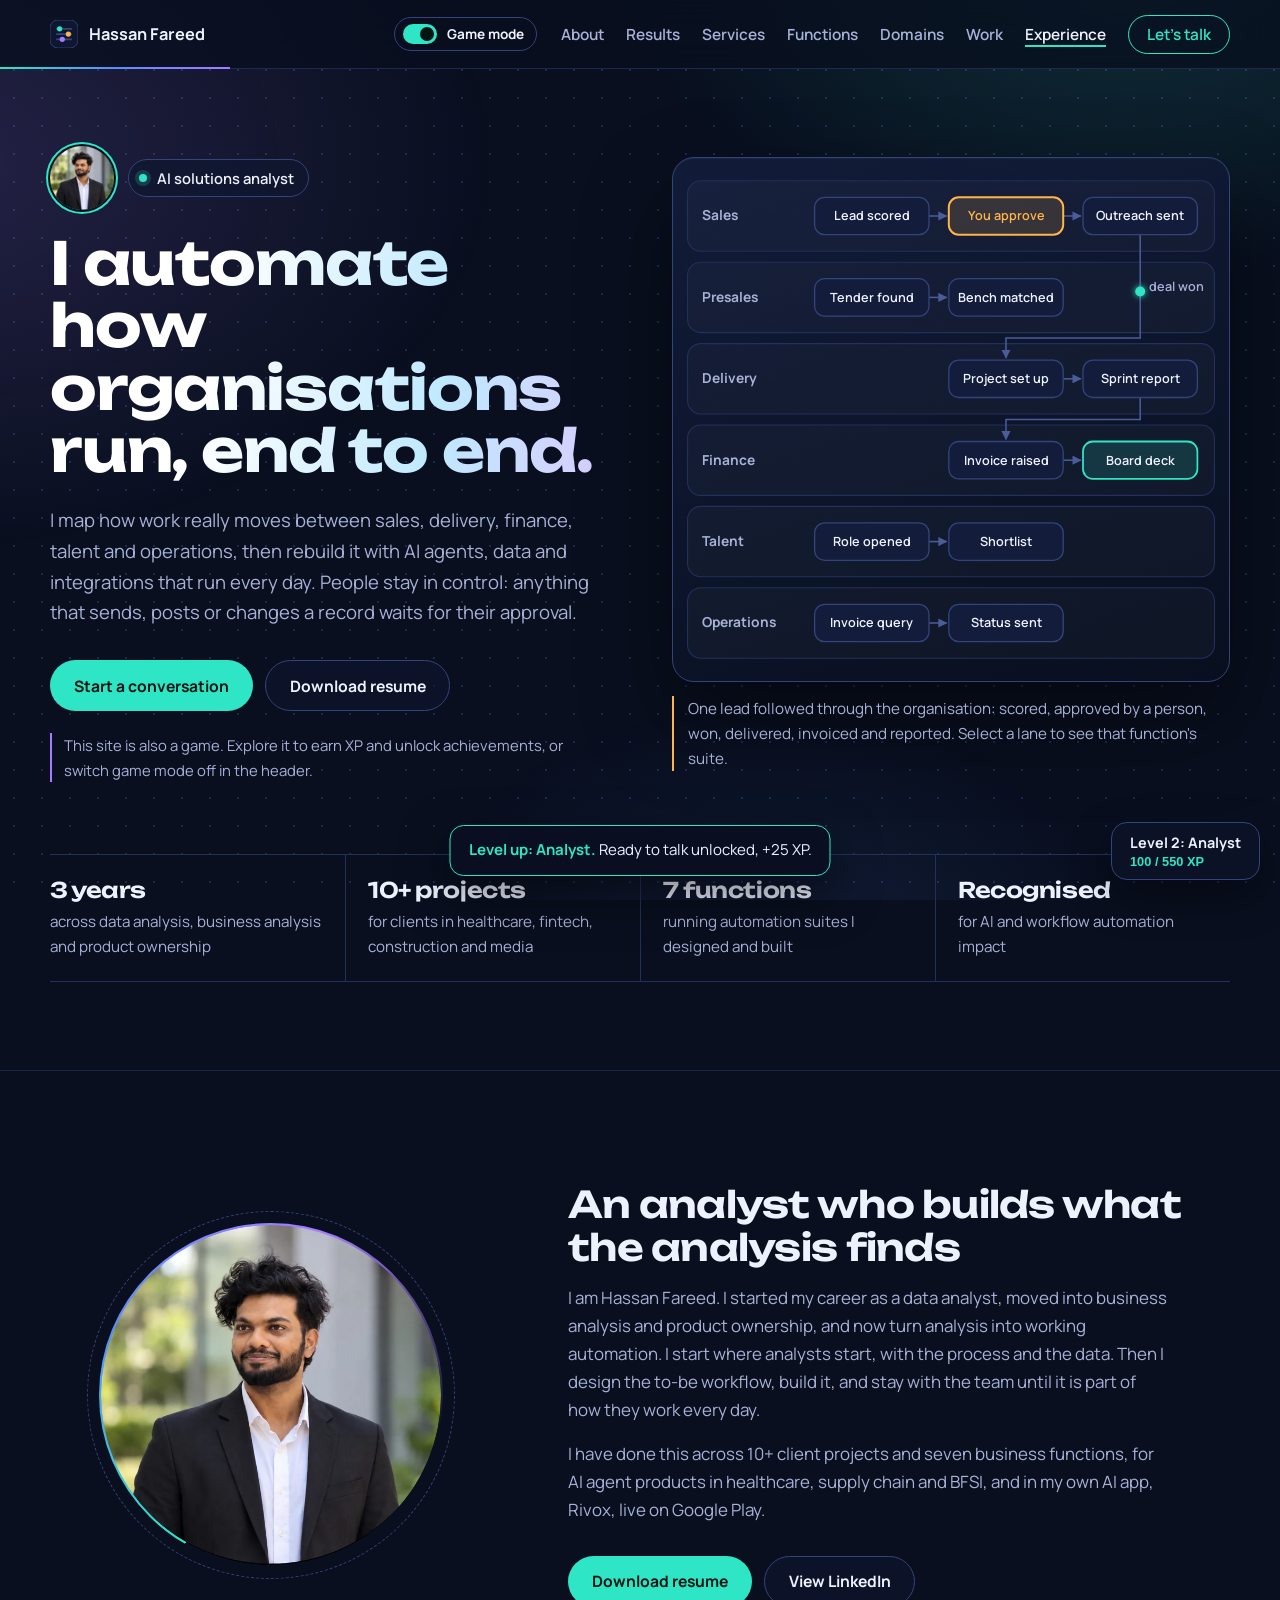
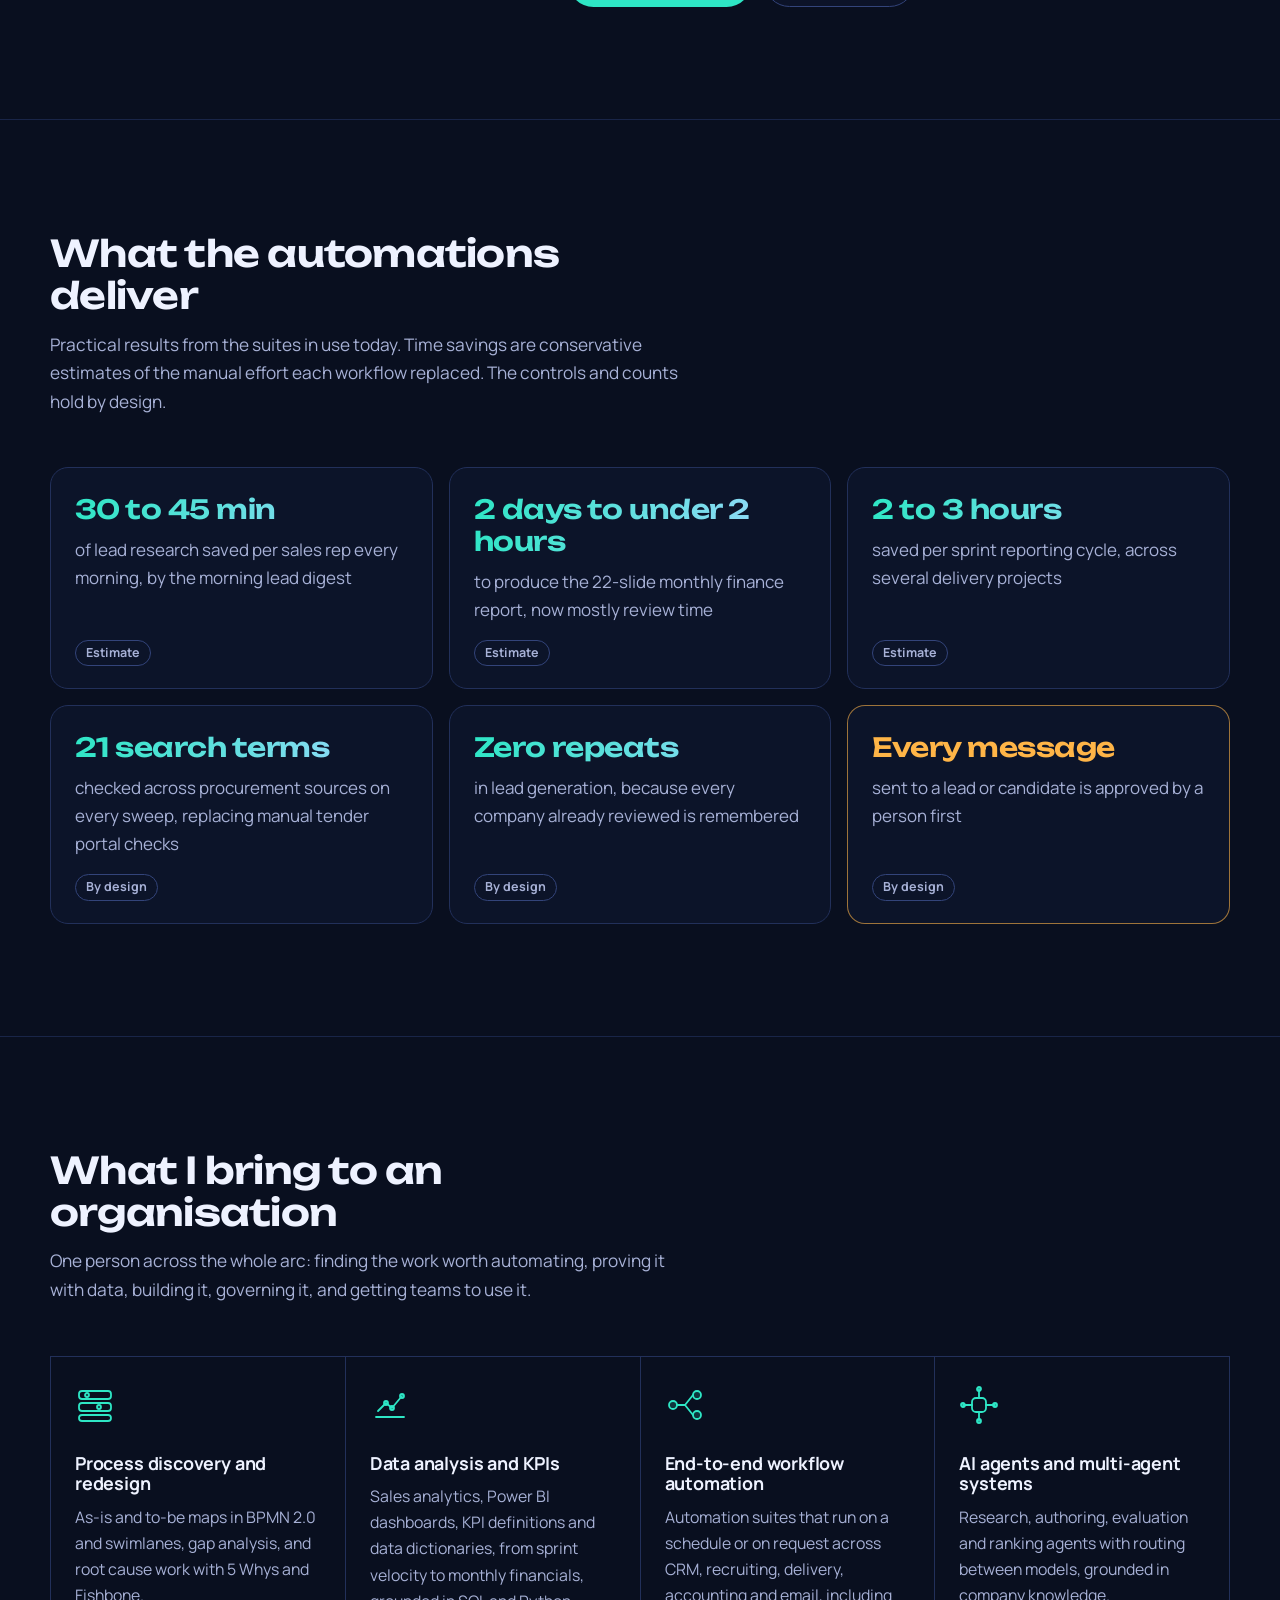
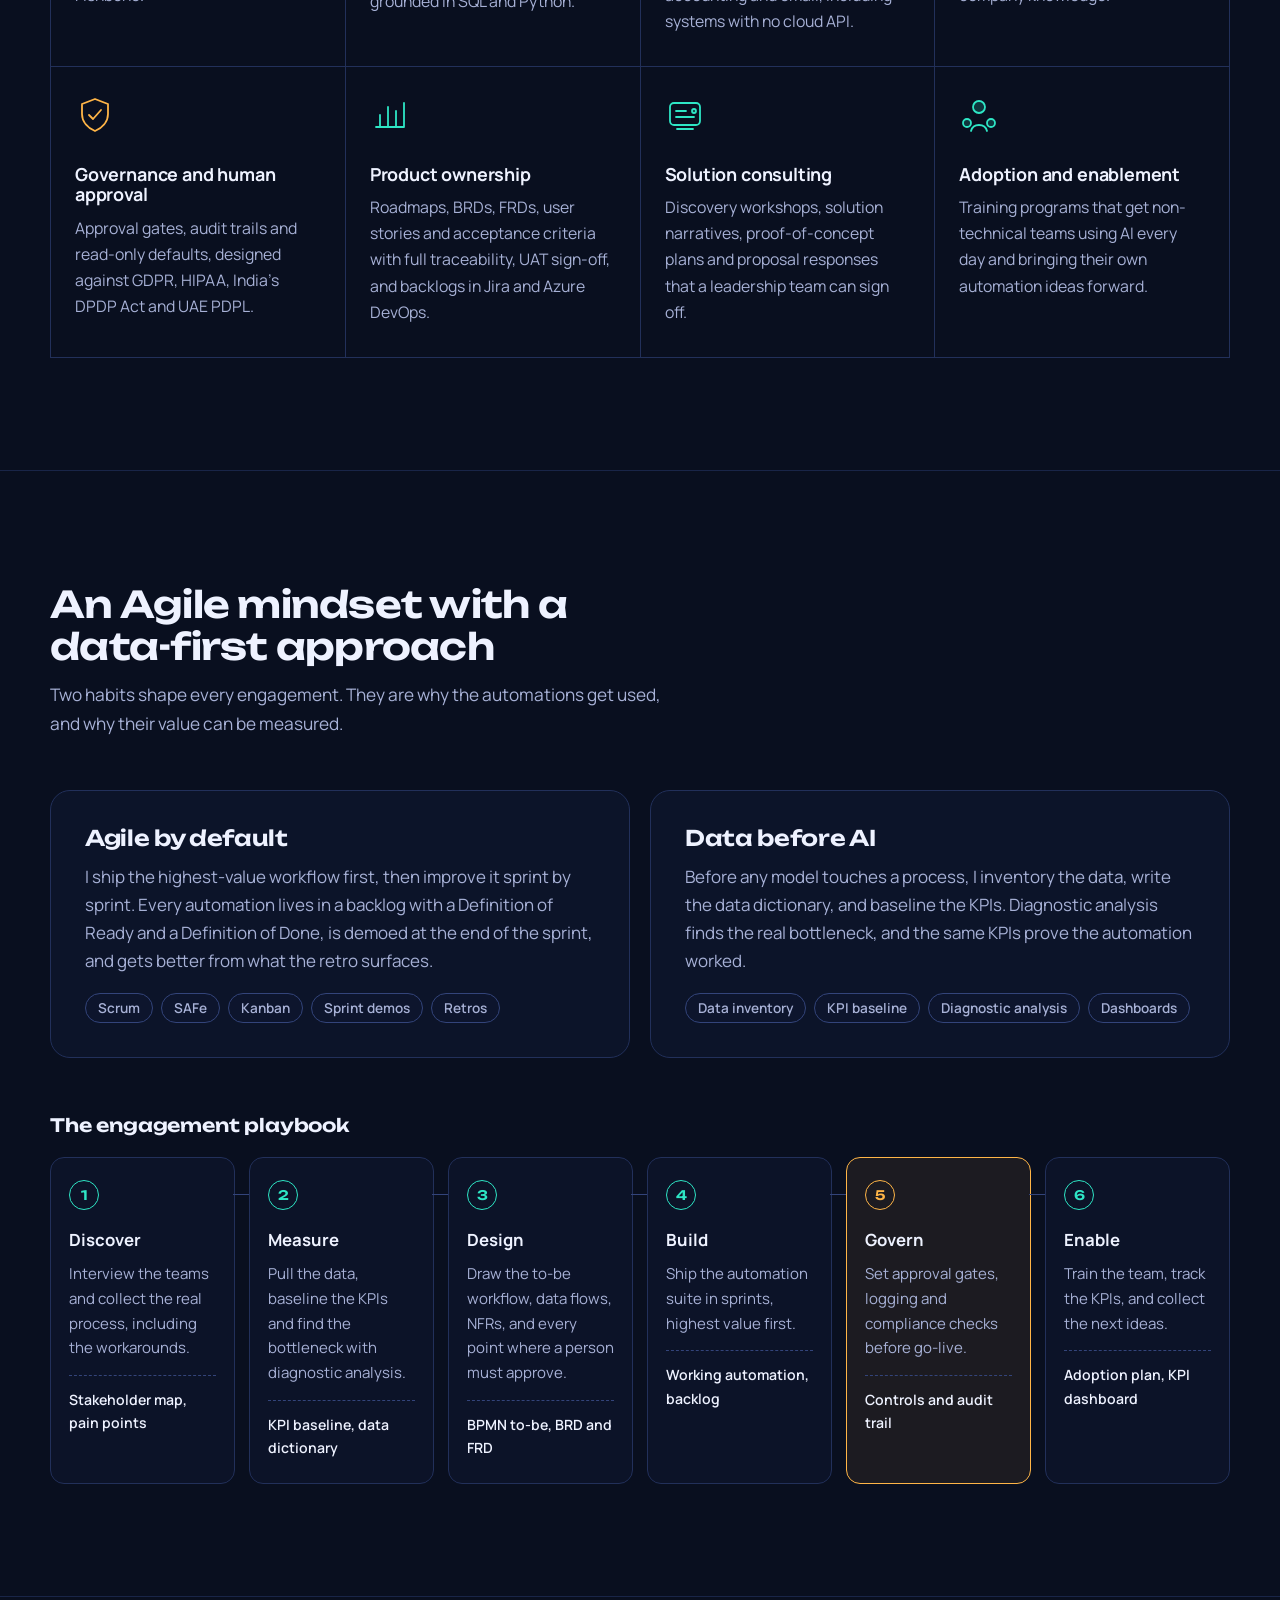
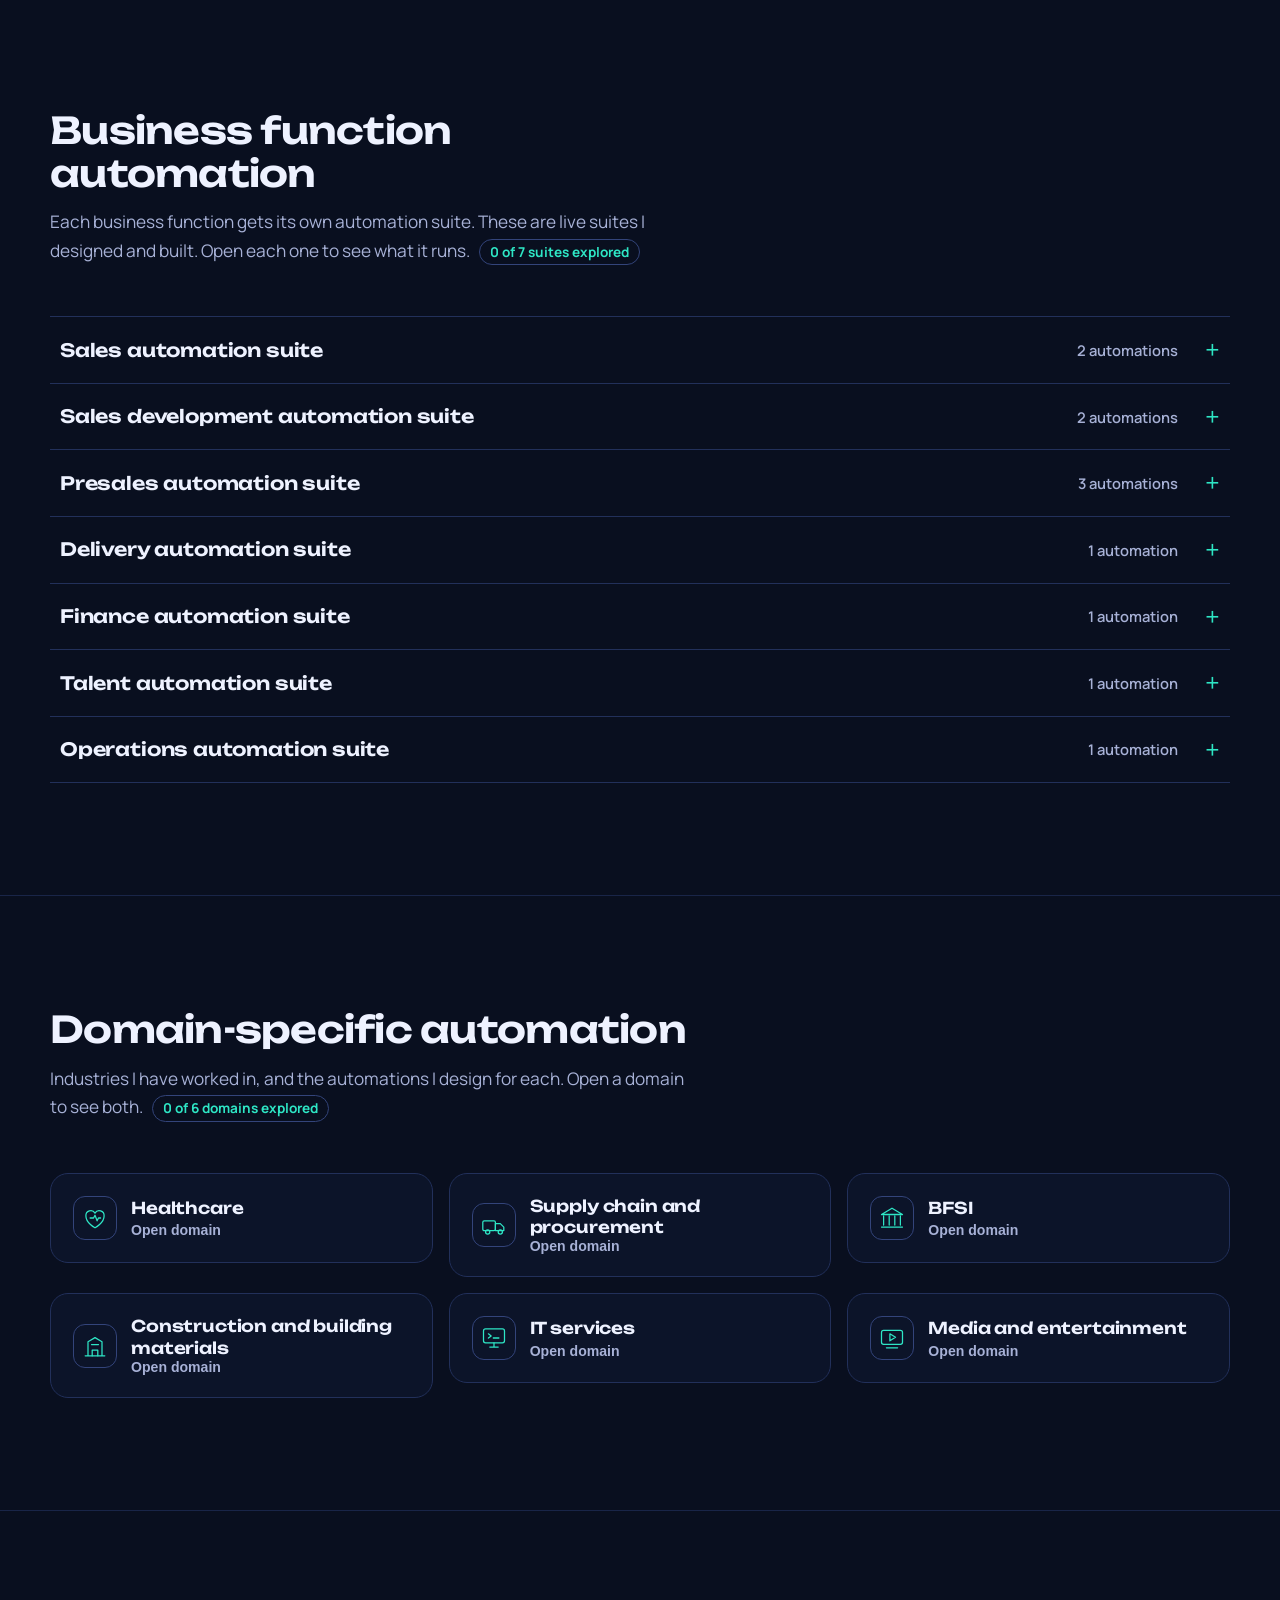
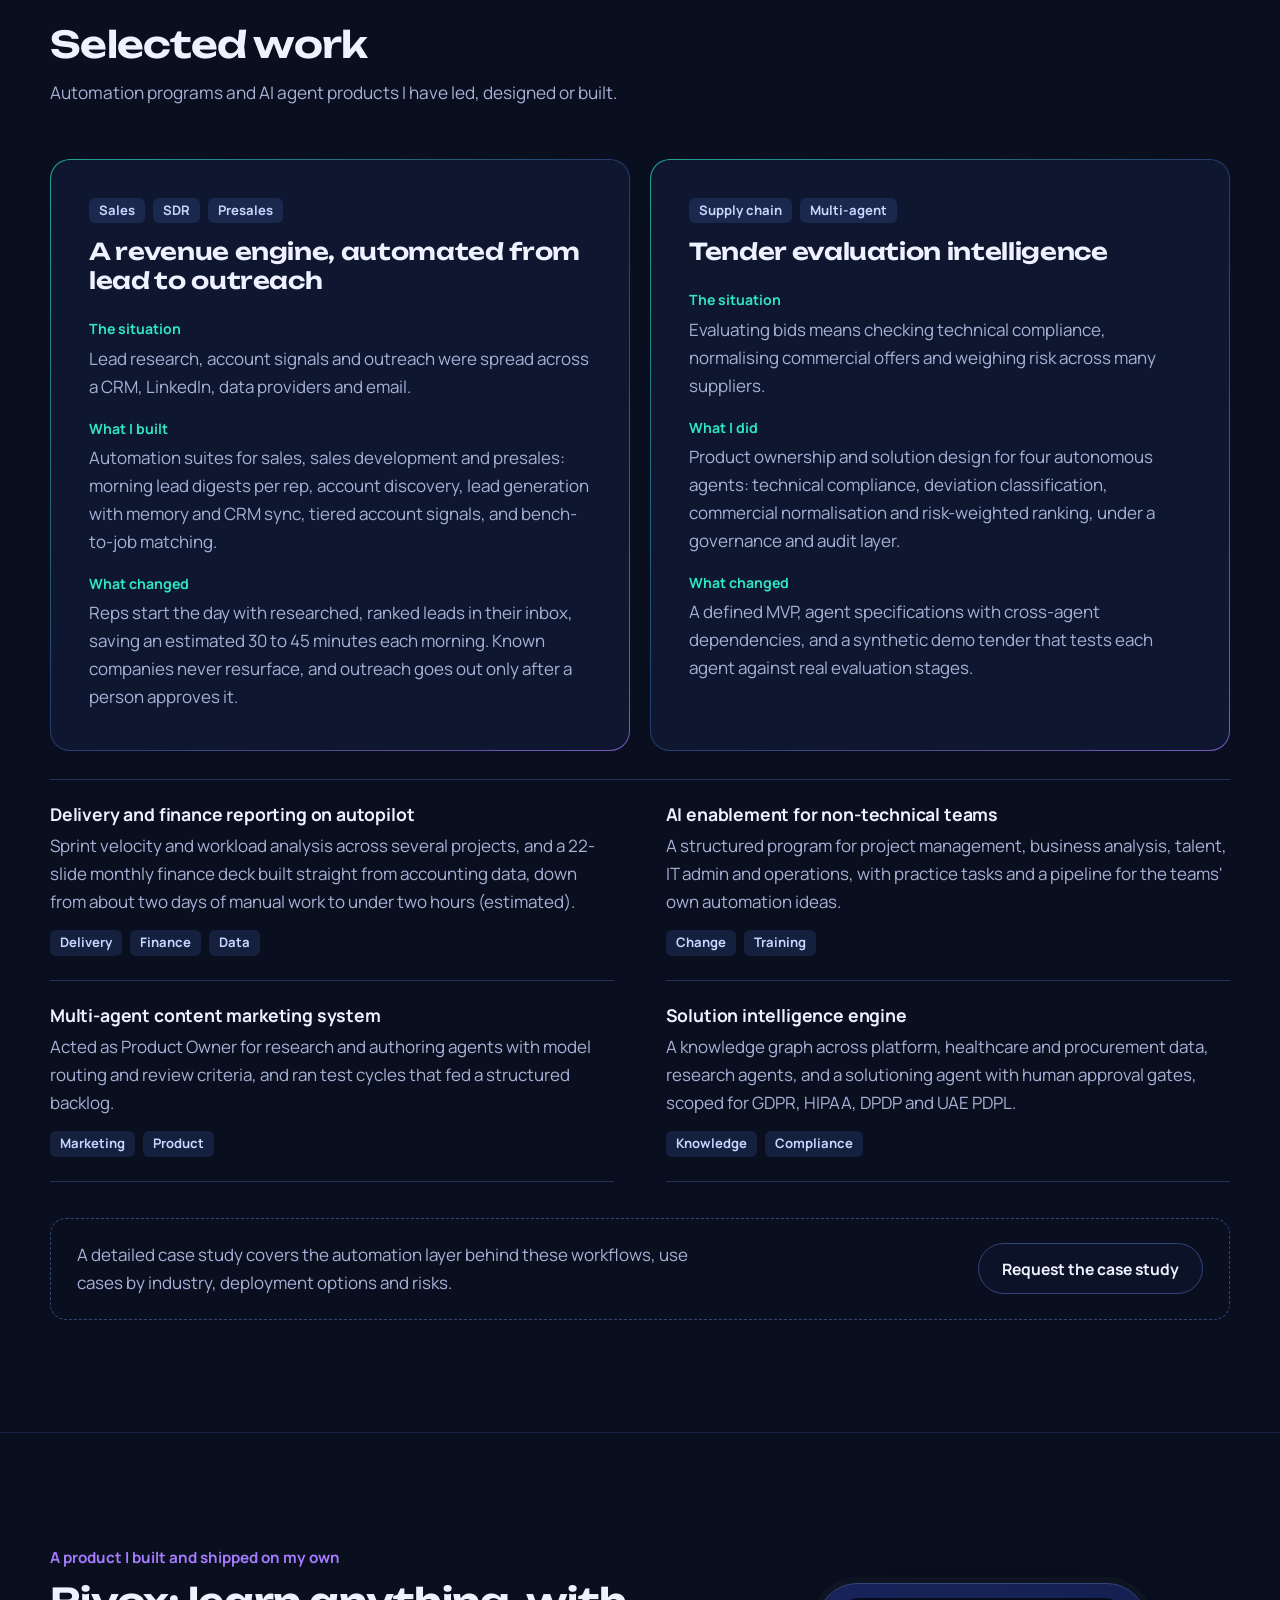
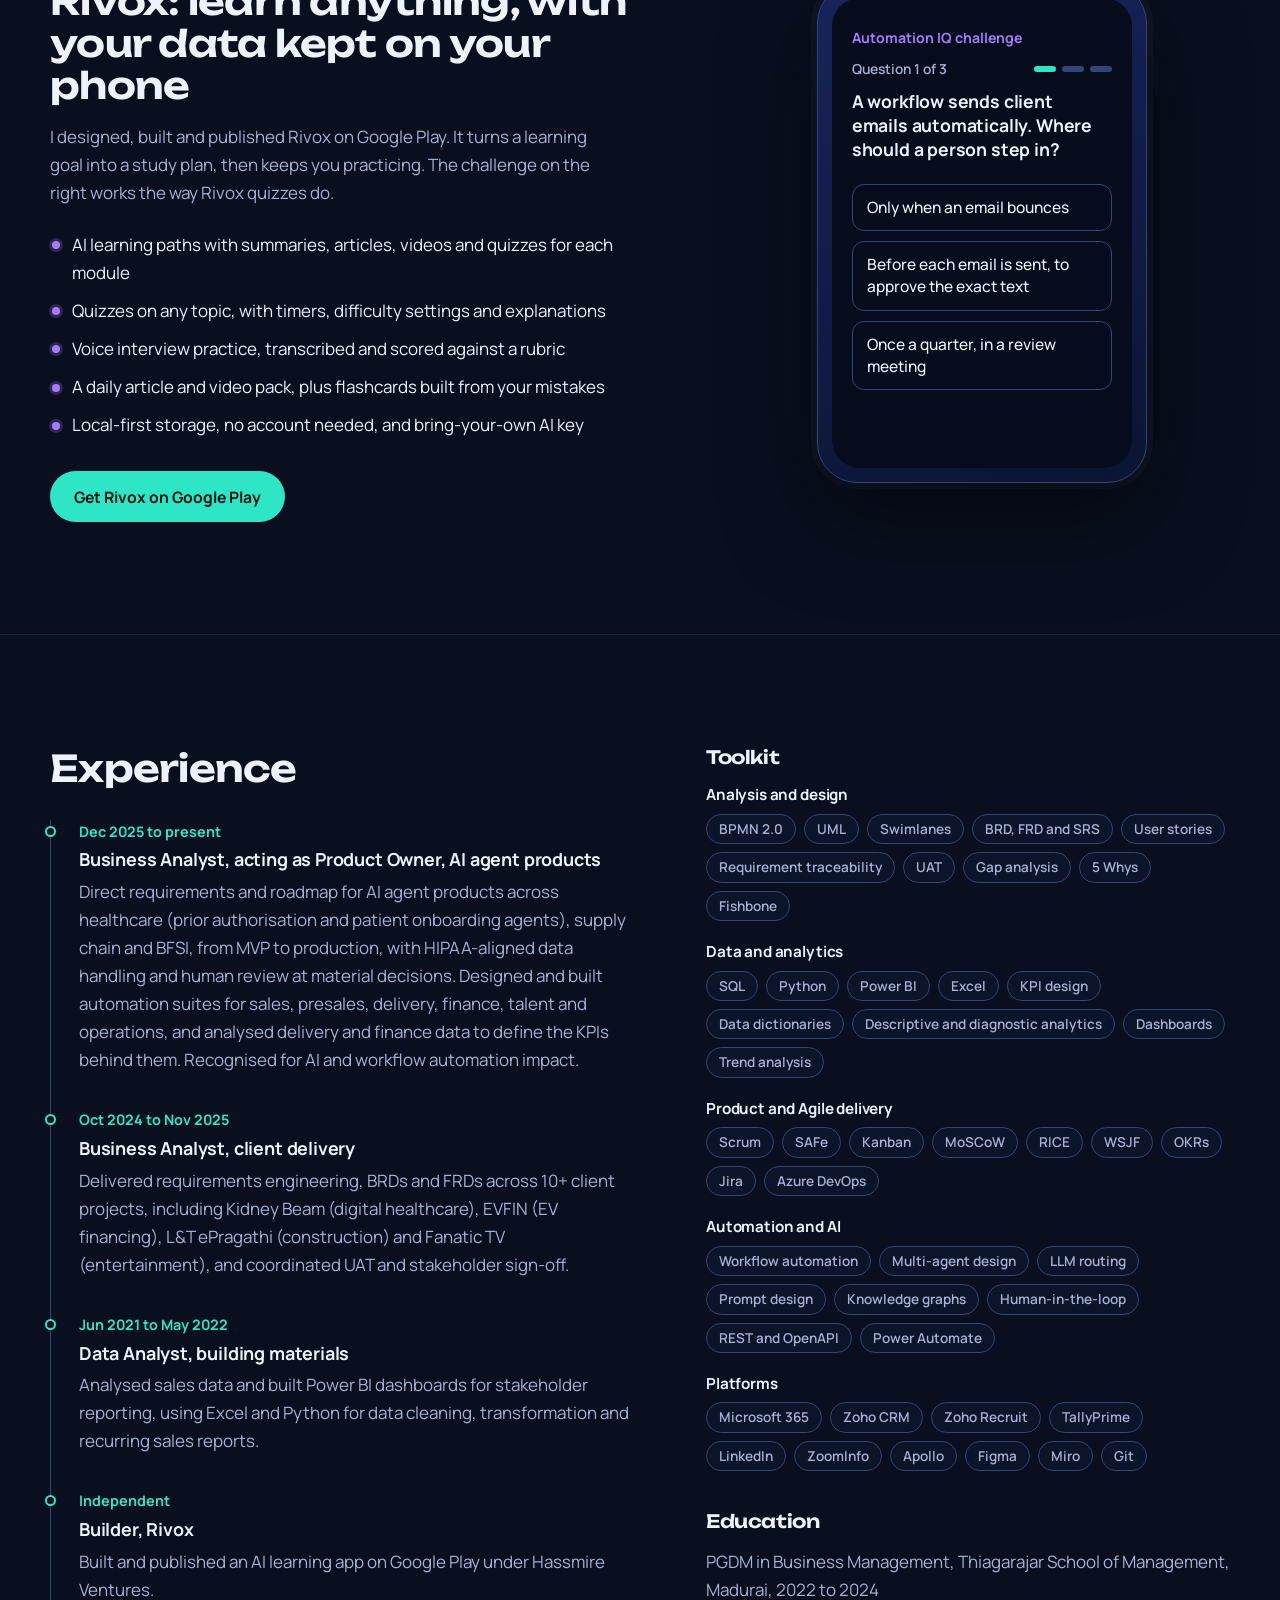
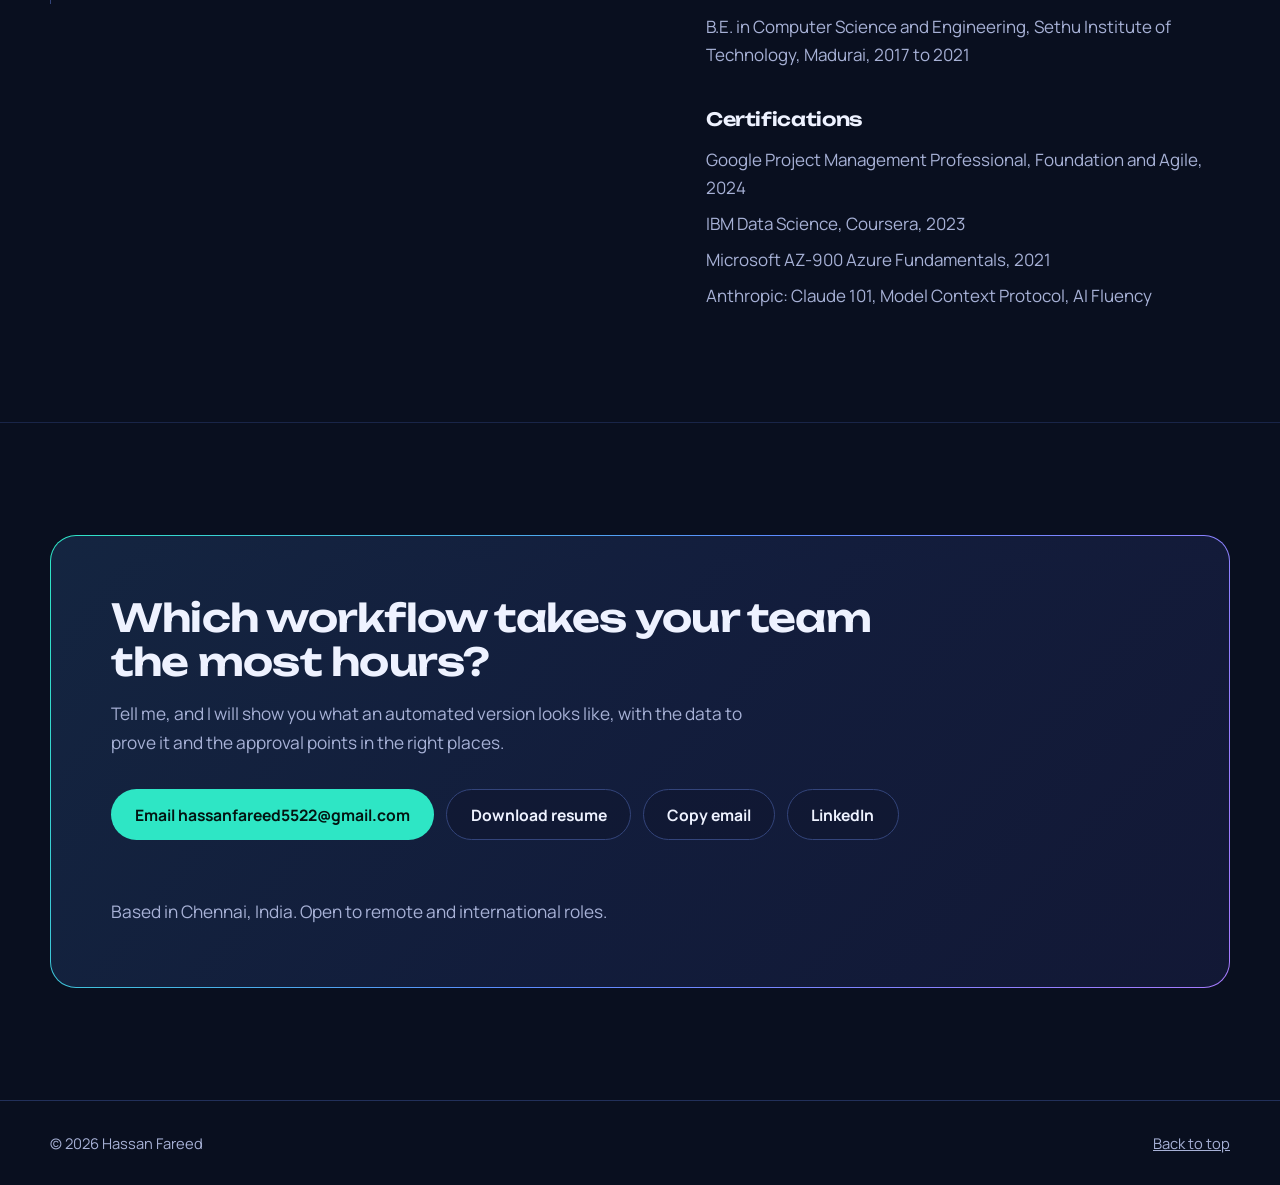
<file: index.html>
<!DOCTYPE html>
<html lang="en">
<head>
  <meta charset="utf-8">
  <meta name="viewport" content="width=device-width, initial-scale=1">
  <title>Hassan Fareed | AI Solutions Analyst</title>
  <meta name="description" content="AI solutions analyst who maps, redesigns and automates organisation workflows end to end, across business functions and industries, with an Agile, data-first approach.">
  <meta name="theme-color" content="#090f1f">
  <meta property="og:type" content="website">
  <meta property="og:title" content="Hassan Fareed | AI Solutions Analyst">
  <!-- LinkedIn needs a full URL for the preview image. After publishing, replace with
       https://YOUR-USERNAME.github.io/og-image.png (or /REPO-NAME/og-image.png for a project repo). -->
  <meta property="og:image" content="og-image.png">
  <meta property="og:image:width" content="1200">
  <meta property="og:image:height" content="630">
  <meta name="twitter:card" content="summary_large_image">
  <meta property="og:description" content="I automate how organisations run, end to end, with people approving what matters.">
  <link rel="icon" href="data:image/svg+xml,%3Csvg xmlns='http://www.w3.org/2000/svg' viewBox='0 0 32 32'%3E%3Crect width='32' height='32' rx='9' fill='%23090f1f'/%3E%3Cpath d='M7 10h18M7 16h18M7 22h18' stroke='%2333447a' stroke-width='2'/%3E%3Ccircle cx='11' cy='10' r='3' fill='%232ee6c5'/%3E%3Ccircle cx='21' cy='16' r='3' fill='%23ffb547'/%3E%3Ccircle cx='14' cy='22' r='3' fill='%23a77bff'/%3E%3C/svg%3E">
  <link rel="preconnect" href="https://fonts.googleapis.com">
  <link rel="preconnect" href="https://fonts.gstatic.com" crossorigin>
  <link href="https://fonts.googleapis.com/css2?family=Unbounded:wght@500;600;700&family=Manrope:wght@400;500;600;700&display=swap" rel="stylesheet">
  <link rel="stylesheet" href="styles.css">
</head>
<body>
  <a class="skip-link" href="#main">Skip to content</a>

  <header class="site-header">
    <div class="wrap header-inner">
      <a class="brand" href="#top" aria-label="Hassan Fareed, back to top">
        <svg width="28" height="28" viewBox="0 0 32 32" aria-hidden="true" focusable="false">
          <rect width="32" height="32" rx="9" fill="#0f1730" stroke="#33447a"/>
          <path d="M7 10h18M7 16h18M7 22h18" stroke="#33447a" stroke-width="2"/>
          <circle cx="11" cy="10" r="3" fill="#2ee6c5"/>
          <circle cx="21" cy="16" r="3" fill="#ffb547"/>
          <circle cx="14" cy="22" r="3" fill="#a77bff"/>
        </svg>
        <span>Hassan Fareed</span>
      </a>
      <button class="game-switch" id="game-switch" type="button" role="switch" aria-checked="true" hidden><span class="switch-track" aria-hidden="true"><span class="switch-thumb"></span></span><span class="switch-label">Game mode</span></button>
      <button class="nav-toggle" type="button" aria-expanded="false" aria-controls="site-nav">Menu</button>
      <nav class="site-nav" id="site-nav" aria-label="Primary">
        <ul>
          <li><a href="#about">About</a></li>
          <li><a href="#results">Results</a></li>
          <li><a href="#services">Services</a></li>
                    <li><a href="#functions">Functions</a></li>
          <li><a href="#domains">Domains</a></li>
          <li><a href="#work">Work</a></li>
          <li><a href="#experience">Experience</a></li>
          <li><a class="nav-cta" data-link="email" href="mailto:hassanfareed5522@gmail.com">Let's talk</a></li>
        </ul>
      </nav>
    </div>
    <div class="xp-track" aria-hidden="true"><div class="xp-fill" id="xp-fill"></div></div>
  </header>

  <main id="main">
    <!-- ============ Hero ============ -->
    <section class="hero" id="top" aria-labelledby="hero-title">
      <div class="wrap hero-grid">
        <div class="hero-copy">
          <div class="hero-id">
            <picture>
              <source srcset="hassan-fareed.webp" type="image/webp">
              <img class="avatar" src="hassan-fareed.png" width="64" height="64" alt="Hassan Fareed">
            </picture>
            <p class="role-pill"><span class="dot" aria-hidden="true"></span>AI solutions analyst</p>
          </div>
          <h1 id="hero-title">I automate how organisations run, end to end.</h1>
          <p class="lead">I map how work really moves between sales, delivery, finance, talent and operations, then rebuild it with AI agents, data and integrations that run every day. People stay in control: anything that sends, posts or changes a record waits for their approval.</p>
          <div class="cta-row">
            <a class="btn btn-primary" data-link="email" href="mailto:hassanfareed5522@gmail.com">Start a conversation</a>
            <a class="btn btn-ghost" data-link="resume" href="Hassan-Fareed-Resume.pdf" download>Download resume</a>
          </div>
          <p class="game-hint">This site is also a game. Explore it to earn XP and unlock achievements, or switch game mode off in the header.</p>
        </div>

        <figure class="opmap-figure">
          <svg class="opmap" viewBox="0 0 480 450" role="group" aria-labelledby="map-title map-desc">
            <title id="map-title">Workflow map across six business functions</title>
            <desc id="map-desc">A lead is scored in sales, approved by a person and sent. The won deal sets up a delivery project and a sprint report. Finance raises the invoice and builds the board deck. Presales, talent and operations run their own automated steps. Select a lane to read about that function's automation suite.</desc>
            <defs>
              <marker id="arr" viewBox="0 0 10 10" refX="9" refY="5" markerWidth="6" markerHeight="6" orient="auto-start-reverse">
                <path d="M0 0L10 5L0 10z" fill="#4a5c99"/>
              </marker>
              <filter id="glow" x="-200%" y="-200%" width="500%" height="500%">
                <feGaussianBlur stdDeviation="3" result="b"/>
                <feMerge><feMergeNode in="b"/><feMergeNode in="SourceGraphic"/></feMerge>
              </filter>
            </defs>

            <g class="lanes">
              <g class="lane-g" data-fn="sales" tabindex="0" role="button" aria-label="Sales lane. Show the sales automation suite."><rect class="lane" x="0.5" y="8" width="479" height="64" rx="12"/><text class="lane-label" x="14" y="44">Sales</text></g>
              <g class="lane-g" data-fn="presales" tabindex="0" role="button" aria-label="Presales lane. Show the presales automation suite."><rect class="lane" x="0.5" y="82" width="479" height="64" rx="12"/><text class="lane-label" x="14" y="118">Presales</text></g>
              <g class="lane-g" data-fn="delivery" tabindex="0" role="button" aria-label="Delivery lane. Show the delivery automation suite."><rect class="lane" x="0.5" y="156" width="479" height="64" rx="12"/><text class="lane-label" x="14" y="192">Delivery</text></g>
              <g class="lane-g" data-fn="finance" tabindex="0" role="button" aria-label="Finance lane. Show the finance automation suite."><rect class="lane" x="0.5" y="230" width="479" height="64" rx="12"/><text class="lane-label" x="14" y="266">Finance</text></g>
              <g class="lane-g" data-fn="talent" tabindex="0" role="button" aria-label="Talent lane. Show the talent automation suite."><rect class="lane" x="0.5" y="304" width="479" height="64" rx="12"/><text class="lane-label" x="14" y="340">Talent</text></g>
              <g class="lane-g" data-fn="operations" tabindex="0" role="button" aria-label="Operations lane. Show the operations automation suite."><rect class="lane" x="0.5" y="378" width="479" height="64" rx="12"/><text class="lane-label" x="14" y="414">Operations</text></g>
            </g>

            <g class="edges">
              <path d="M220 40H236" marker-end="url(#arr)"/>
              <path d="M342 40H358" marker-end="url(#arr)"/>
              <path d="M220 114H236" marker-end="url(#arr)"/>
              <path d="M342 188H358" marker-end="url(#arr)"/>
              <path d="M342 262H358" marker-end="url(#arr)"/>
              <path d="M220 336H236" marker-end="url(#arr)"/>
              <path d="M220 410H236" marker-end="url(#arr)"/>
              <path d="M412 57V151H290V169" marker-end="url(#arr)"/>
              <path d="M412 205V225H290V243" marker-end="url(#arr)"/>
            </g>
            <text class="edge-label" x="420" y="108">deal won</text>

            <g class="tokens">
              <circle class="token" r="4.5" filter="url(#glow)">
                <animateMotion dur="9s" repeatCount="indefinite" path="M168 40H412V151H290V188H412V225H290V262H412"/>
              </circle>
              <circle class="token" r="4.5" filter="url(#glow)" opacity="0">
                <set attributeName="opacity" to="1" begin="4.5s"/>
                <animateMotion dur="9s" begin="4.5s" repeatCount="indefinite" path="M168 40H412V151H290V188H412V225H290V262H412"/>
              </circle>
              <circle class="token token-sm" r="3" opacity="0">
                <set attributeName="opacity" to="1" begin="1s"/>
                <animateMotion dur="3.2s" begin="1s" repeatCount="indefinite" path="M168 114H290"/>
              </circle>
              <circle class="token token-sm" r="3" opacity="0">
                <set attributeName="opacity" to="1" begin="2s"/>
                <animateMotion dur="3.6s" begin="2s" repeatCount="indefinite" path="M168 336H290"/>
              </circle>
              <circle class="token token-sm" r="3" opacity="0">
                <set attributeName="opacity" to="1" begin="0.5s"/>
                <animateMotion dur="3s" begin="0.5s" repeatCount="indefinite" path="M168 410H290"/>
              </circle>
            </g>

            <g class="nodes">
              <g class="nd"><rect x="116" y="23" width="104" height="34" rx="9"/><text x="168" y="44">Lead scored</text></g>
              <g class="nd nd-human"><rect x="238" y="23" width="104" height="34" rx="9"/><text x="290" y="44">You approve</text></g>
              <g class="nd"><rect x="360" y="23" width="104" height="34" rx="9"/><text x="412" y="44">Outreach sent</text></g>
              <g class="nd"><rect x="116" y="97" width="104" height="34" rx="9"/><text x="168" y="118">Tender found</text></g>
              <g class="nd"><rect x="238" y="97" width="104" height="34" rx="9"/><text x="290" y="118">Bench matched</text></g>
              <g class="nd"><rect x="238" y="171" width="104" height="34" rx="9"/><text x="290" y="192">Project set up</text></g>
              <g class="nd"><rect x="360" y="171" width="104" height="34" rx="9"/><text x="412" y="192">Sprint report</text></g>
              <g class="nd"><rect x="238" y="245" width="104" height="34" rx="9"/><text x="290" y="266">Invoice raised</text></g>
              <g class="nd nd-out"><rect x="360" y="245" width="104" height="34" rx="9"/><text x="412" y="266">Board deck</text></g>
              <g class="nd"><rect x="116" y="319" width="104" height="34" rx="9"/><text x="168" y="340">Role opened</text></g>
              <g class="nd"><rect x="238" y="319" width="104" height="34" rx="9"/><text x="290" y="340">Shortlist</text></g>
              <g class="nd"><rect x="116" y="393" width="104" height="34" rx="9"/><text x="168" y="414">Invoice query</text></g>
              <g class="nd"><rect x="238" y="393" width="104" height="34" rx="9"/><text x="290" y="414">Status sent</text></g>
            </g>
          </svg>
          <figcaption id="map-caption" aria-live="polite">One lead followed through the organisation: scored, approved by a person, won, delivered, invoiced and reported. Select a lane to see that function's suite.</figcaption>
        </figure>
      </div>

      <div class="wrap">
        <dl class="proof">
          <div><dt>3 years</dt><dd>across data analysis, business analysis and product ownership</dd></div>
          <div><dt>10+ projects</dt><dd>for clients in healthcare, fintech, construction and media</dd></div>
          <div><dt>7 functions</dt><dd>running automation suites I designed and built</dd></div>
          <div><dt>Recognised</dt><dd>for AI and workflow automation impact</dd></div>
        </dl>
      </div>
    </section>


    <!-- ============ About ============ -->
    <section class="section" id="about" aria-labelledby="about-title">
      <div class="wrap about-grid">
        <div class="about-photo">
          <picture>
            <source srcset="hassan-fareed.webp" type="image/webp">
            <img src="hassan-fareed.png" width="320" height="320" alt="Portrait of Hassan Fareed" loading="lazy">
          </picture>
        </div>
        <div class="about-copy">
          <h2 id="about-title">An analyst who builds what the analysis finds</h2>
          <p>I am Hassan Fareed. I started my career as a data analyst, moved into business analysis and product ownership, and now turn analysis into working automation. I start where analysts start, with the process and the data. Then I design the to-be workflow, build it, and stay with the team until it is part of how they work every day.</p>
          <p>I have done this across 10+ client projects and seven business functions, for AI agent products in healthcare, supply chain and BFSI, and in my own AI app, Rivox, live on Google Play.</p>
          <div class="cta-row">
            <a class="btn btn-primary" data-link="resume" href="Hassan-Fareed-Resume.pdf" download>Download resume</a>
            <a class="btn btn-ghost" data-link="linkedin" href="https://www.linkedin.com/in/hassan-fareed-d" target="_blank" rel="noopener">View LinkedIn</a>
          </div>
        </div>
      </div>
    </section>

    <!-- ============ Results ============ -->
    <section class="section" id="results" aria-labelledby="results-title">
      <div class="wrap">
        <div class="section-head">
          <h2 id="results-title">What the automations deliver</h2>
          <p>Practical results from the suites in use today. Time savings are conservative estimates of the manual effort each workflow replaced. The controls and counts hold by design.</p>
        </div>
        <ul class="results">
          <li>
            <p class="r-figure">30 to 45 min</p>
            <p class="r-text">of lead research saved per sales rep every morning, by the morning lead digest</p>
            <p class="r-tag">Estimate</p>
          </li>
          <li>
            <p class="r-figure">2 days to under 2 hours</p>
            <p class="r-text">to produce the 22-slide monthly finance report, now mostly review time</p>
            <p class="r-tag">Estimate</p>
          </li>
          <li>
            <p class="r-figure">2 to 3 hours</p>
            <p class="r-text">saved per sprint reporting cycle, across several delivery projects</p>
            <p class="r-tag">Estimate</p>
          </li>
          <li>
            <p class="r-figure">21 search terms</p>
            <p class="r-text">checked across procurement sources on every sweep, replacing manual tender portal checks</p>
            <p class="r-tag">By design</p>
          </li>
          <li>
            <p class="r-figure">Zero repeats</p>
            <p class="r-text">in lead generation, because every company already reviewed is remembered</p>
            <p class="r-tag">By design</p>
          </li>
          <li class="r-human">
            <p class="r-figure">Every message</p>
            <p class="r-text">sent to a lead or candidate is approved by a person first</p>
            <p class="r-tag">By design</p>
          </li>
        </ul>
      </div>
    </section>

    <!-- ============ Services ============ -->
    <section class="section" id="services" aria-labelledby="services-title">
      <div class="wrap">
        <div class="section-head">
          <h2 id="services-title">What I bring to an organisation</h2>
          <p>One person across the whole arc: finding the work worth automating, proving it with data, building it, governing it, and getting teams to use it.</p>
        </div>

        <ul class="services">
          <li>
            <svg class="svc-icon" viewBox="0 0 40 40" aria-hidden="true"><rect x="4" y="6" width="32" height="8" rx="3"/><rect x="4" y="18" width="32" height="8" rx="3"/><rect x="4" y="30" width="32" height="6" rx="3"/><circle cx="12" cy="10" r="2"/><circle cx="24" cy="22" r="2"/></svg>
            <h3>Process discovery and redesign</h3>
            <p>As-is and to-be maps in BPMN 2.0 and swimlanes, gap analysis, and root cause work with 5 Whys and Fishbone.</p>
          </li>
          <li>
            <svg class="svc-icon" viewBox="0 0 40 40" aria-hidden="true"><path d="M6 32h28"/><path d="M8 26l8-8 6 5 10-12"/><circle cx="16" cy="18" r="2"/><circle cx="22" cy="23" r="2"/><circle cx="32" cy="11" r="2"/></svg>
            <h3>Data analysis and KPIs</h3>
            <p>Sales analytics, Power BI dashboards, KPI definitions and data dictionaries, from sprint velocity to monthly financials, grounded in SQL and Python.</p>
          </li>
          <li>
            <svg class="svc-icon" viewBox="0 0 40 40" aria-hidden="true"><circle cx="8" cy="20" r="4"/><circle cx="32" cy="10" r="4"/><circle cx="32" cy="30" r="4"/><path d="M12 20h8l8-10M20 20l8 10"/></svg>
            <h3>End-to-end workflow automation</h3>
            <p>Automation suites that run on a schedule or on request across CRM, recruiting, delivery, accounting and email, including systems with no cloud API.</p>
          </li>
          <li>
            <svg class="svc-icon" viewBox="0 0 40 40" aria-hidden="true"><rect x="13" y="13" width="14" height="14" rx="4"/><path d="M20 4v9M20 27v9M4 20h9M27 20h9"/><circle cx="20" cy="4" r="2"/><circle cx="20" cy="36" r="2"/><circle cx="4" cy="20" r="2"/><circle cx="36" cy="20" r="2"/></svg>
            <h3>AI agents and multi-agent systems</h3>
            <p>Research, authoring, evaluation and ranking agents with routing between models, grounded in company knowledge.</p>
          </li>
          <li>
            <svg class="svc-icon svc-icon-human" viewBox="0 0 40 40" aria-hidden="true"><path d="M20 4l13 5v10c0 8-6 14-13 17C13 33 7 27 7 19V9z"/><path d="M14 20l4 4 8-9"/></svg>
            <h3>Governance and human approval</h3>
            <p>Approval gates, audit trails and read-only defaults, designed against GDPR, HIPAA, India's DPDP Act and UAE PDPL.</p>
          </li>
          <li>
            <svg class="svc-icon" viewBox="0 0 40 40" aria-hidden="true"><path d="M6 32h28M10 32V20M18 32V12M26 32V16M34 32V8"/></svg>
            <h3>Product ownership</h3>
            <p>Roadmaps, BRDs, FRDs, user stories and acceptance criteria with full traceability, UAT sign-off, and backlogs in Jira and Azure DevOps.</p>
          </li>
          <li>
            <svg class="svc-icon" viewBox="0 0 40 40" aria-hidden="true"><rect x="5" y="8" width="30" height="22" rx="4"/><path d="M12 34h16M11 16h10M11 22h18"/><circle cx="29" cy="16" r="2"/></svg>
            <h3>Solution consulting</h3>
            <p>Discovery workshops, solution narratives, proof-of-concept plans and proposal responses that a leadership team can sign off.</p>
          </li>
          <li>
            <svg class="svc-icon" viewBox="0 0 40 40" aria-hidden="true"><circle cx="20" cy="12" r="6"/><circle cx="8" cy="28" r="4"/><circle cx="32" cy="28" r="4"/><path d="M12 36c1-4 4-6 8-6s7 2 8 6"/></svg>
            <h3>Adoption and enablement</h3>
            <p>Training programs that get non-technical teams using AI every day and bringing their own automation ideas forward.</p>
          </li>
        </ul>
      </div>
    </section>

    <!-- ============ Approach ============ -->
    <section class="section" id="approach" aria-labelledby="approach-title">
      <div class="wrap">
        <div class="section-head">
          <h2 id="approach-title">An Agile mindset with a data-first approach</h2>
          <p>Two habits shape every engagement. They are why the automations get used, and why their value can be measured.</p>
        </div>

        <div class="principles">
          <article class="principle">
            <h3>Agile by default</h3>
            <p>I ship the highest-value workflow first, then improve it sprint by sprint. Every automation lives in a backlog with a Definition of Ready and a Definition of Done, is demoed at the end of the sprint, and gets better from what the retro surfaces.</p>
            <p class="chips"><span>Scrum</span><span>SAFe</span><span>Kanban</span><span>Sprint demos</span><span>Retros</span></p>
          </article>
          <article class="principle">
            <h3>Data before AI</h3>
            <p>Before any model touches a process, I inventory the data, write the data dictionary, and baseline the KPIs. Diagnostic analysis finds the real bottleneck, and the same KPIs prove the automation worked.</p>
            <p class="chips"><span>Data inventory</span><span>KPI baseline</span><span>Diagnostic analysis</span><span>Dashboards</span></p>
          </article>
        </div>

        <h3 class="sub-title">The engagement playbook</h3>
        <ol class="steps">
          <li><span class="step-n">1</span><h4>Discover</h4><p>Interview the teams and collect the real process, including the workarounds.</p><p class="out">Stakeholder map, pain points</p></li>
          <li><span class="step-n">2</span><h4>Measure</h4><p>Pull the data, baseline the KPIs and find the bottleneck with diagnostic analysis.</p><p class="out">KPI baseline, data dictionary</p></li>
          <li><span class="step-n">3</span><h4>Design</h4><p>Draw the to-be workflow, data flows, NFRs, and every point where a person must approve.</p><p class="out">BPMN to-be, BRD and FRD</p></li>
          <li><span class="step-n">4</span><h4>Build</h4><p>Ship the automation suite in sprints, highest value first.</p><p class="out">Working automation, backlog</p></li>
          <li class="step-human"><span class="step-n">5</span><h4>Govern</h4><p>Set approval gates, logging and compliance checks before go-live.</p><p class="out">Controls and audit trail</p></li>
          <li><span class="step-n">6</span><h4>Enable</h4><p>Train the team, track the KPIs, and collect the next ideas.</p><p class="out">Adoption plan, KPI dashboard</p></li>
        </ol>
      </div>
    </section>

    <!-- ============ Business function automation ============ -->
    <section class="section" id="functions" aria-labelledby="functions-title">
      <div class="wrap">
        <div class="section-head">
          <h2 id="functions-title">Business function automation</h2>
          <p>Each business function gets its own automation suite. These are live suites I designed and built. Open each one to see what it runs. <span class="counter" id="suite-counter">0 of 7 suites explored</span></p>
        </div>

        <div class="suites">
          <details class="suite" id="fn-sales" data-fn="sales">
            <summary><span class="suite-name">Sales automation suite</span><span class="suite-meta">2 automations</span></summary>
            <div class="suite-body">
              <ul>
                <li>A morning lead digest: each rep's CRM leads researched for buying signals, scored, and delivered as one email.</li>
                <li>A monthly hot leads digest written to a new dated workbook and emailed to the team leads.</li>
              </ul>
              <p class="chips"><span>Zoho CRM</span><span>LinkedIn</span><span>ZoomInfo</span><span>Apollo</span><span>Outlook</span></p>
            </div>
          </details>
          <details class="suite" id="fn-sdr" data-fn="sdr">
            <summary><span class="suite-name">Sales development automation suite</span><span class="suite-meta">2 automations</span></summary>
            <div class="suite-body">
              <ul>
                <li>Account discovery and outreach drafts, with an approval step before anything is sent.</li>
                <li>Lead generation that remembers every company already reviewed and syncs new ones to the CRM.</li>
              </ul>
              <p class="chips"><span>LinkedIn</span><span>Zoho CRM</span><span>Apollo</span><span>ZoomInfo</span></p>
            </div>
          </details>
          <details class="suite" id="fn-presales" data-fn="presales">
            <summary><span class="suite-name">Presales automation suite</span><span class="suite-meta">3 automations</span></summary>
            <div class="suite-body">
              <ul>
                <li>Bench resources matched to open job descriptions, with outreach drafted for review.</li>
                <li>Tender discovery across government and private procurement sources.</li>
                <li>Signal digests for top-tier accounts, researched in batches.</li>
              </ul>
              <p class="chips"><span>LinkedIn</span><span>Procurement sources</span><span>Zoho CRM</span></p>
            </div>
          </details>
          <details class="suite" id="fn-delivery" data-fn="delivery">
            <summary><span class="suite-name">Delivery automation suite</span><span class="suite-meta">1 automation</span></summary>
            <div class="suite-body">
              <ul>
                <li>Sprint status, velocity and workload reports across several Azure DevOps projects, with the slide deck and email summary.</li>
              </ul>
              <p class="chips"><span>Azure DevOps</span><span>PowerPoint</span><span>Outlook</span></p>
            </div>
          </details>
          <details class="suite" id="fn-finance" data-fn="finance">
            <summary><span class="suite-name">Finance automation suite</span><span class="suite-meta">1 automation</span></summary>
            <div class="suite-body">
              <ul>
                <li>A 22-slide monthly finance report built directly from accounting data in TallyPrime, a system with no cloud API.</li>
              </ul>
              <p class="chips"><span>TallyPrime</span><span>Excel</span><span>PowerPoint</span></p>
            </div>
          </details>
          <details class="suite" id="fn-talent" data-fn="talent">
            <summary><span class="suite-name">Talent automation suite</span><span class="suite-meta">1 automation</span></summary>
            <div class="suite-body">
              <ul>
                <li>Candidate sourcing from the recruiting system and LinkedIn.</li>
              </ul>
              <p class="chips"><span>Zoho Recruit</span><span>LinkedIn</span></p>
            </div>
          </details>
          <details class="suite" id="fn-operations" data-fn="operations">
            <summary><span class="suite-name">Operations automation suite</span><span class="suite-meta">1 automation</span></summary>
            <div class="suite-body">
              <ul>
                <li>Invoice and project status answered on request from internal systems.</li>
              </ul>
              <p class="chips"><span>Internal project and invoicing system</span></p>
            </div>
          </details>
        </div>
      </div>
    </section>

    <!-- ============ Domains ============ -->
    <section class="section" id="domains" aria-labelledby="domains-title">
      <div class="wrap">
        <div class="section-head">
          <h2 id="domains-title">Domain-specific automation</h2>
          <p>Industries I have worked in, and the automations I design for each. Open a domain to see both. <span class="counter" id="domain-counter">0 of 6 domains explored</span></p>
        </div>

        <div class="domains">
          <article class="domain" data-domain="healthcare">
            <button class="domain-toggle" type="button" aria-expanded="false" aria-controls="dom-healthcare">
              <svg class="dom-icon" viewBox="0 0 40 40" aria-hidden="true"><path d="M20 34s-13-7-13-17a7 7 0 0 1 13-4 7 7 0 0 1 13 4c0 10-13 17-13 17z"/><path d="M13 20h5l2-4 3 8 2-4h3"/></svg>
              <span class="dom-name">Healthcare</span>
              <span class="dom-meta">Open domain</span>
            </button>
            <div class="domain-body" id="dom-healthcare" hidden>
              <h3 class="dom-h">Worked on</h3>
              <ul><li>Prior authorisation and patient onboarding agents, with HIPAA-aligned data handling</li><li>Requirements and UAT for a patient-facing digital healthcare platform (Kidney Beam)</li></ul>
              <h3 class="dom-h">Automations I design</h3>
              <ul><li>Patient intake and referral triage, with a clinician approving each routing</li><li>Care-team status summaries from clinical systems</li><li>Audit-ready logs for every AI action</li></ul>
            </div>
          </article>

          <article class="domain" data-domain="supply">
            <button class="domain-toggle" type="button" aria-expanded="false" aria-controls="dom-supply">
              <svg class="dom-icon" viewBox="0 0 40 40" aria-hidden="true"><rect x="4" y="14" width="18" height="14" rx="2"/><path d="M22 18h7l5 5v5H22z"/><circle cx="11" cy="30" r="3"/><circle cx="29" cy="30" r="3"/></svg>
              <span class="dom-name">Supply chain and procurement</span>
              <span class="dom-meta">Open domain</span>
            </button>
            <div class="domain-body" id="dom-supply" hidden>
              <h3 class="dom-h">Worked on</h3>
              <ul><li>Tender evaluation intelligence with four autonomous agents</li><li>An agentic procurement solution for EPC companies</li></ul>
              <h3 class="dom-h">Automations I design</h3>
              <ul><li>Supplier technical compliance matrices</li><li>Commercial normalisation across supplier offers</li><li>Purchase order to invoice matching, with exceptions sent for review</li></ul>
            </div>
          </article>

          <article class="domain" data-domain="bfsi">
            <button class="domain-toggle" type="button" aria-expanded="false" aria-controls="dom-bfsi">
              <svg class="dom-icon" viewBox="0 0 40 40" aria-hidden="true"><path d="M5 15L20 6l15 9z"/><path d="M8 17v13M16 17v13M24 17v13M32 17v13M5 33h30"/></svg>
              <span class="dom-name">BFSI</span>
              <span class="dom-meta">Open domain</span>
            </button>
            <div class="domain-body" id="dom-bfsi" hidden>
              <h3 class="dom-h">Worked on</h3>
              <ul><li>Requirements engineering for an EV lending platform (EVFIN)</li><li>AI agent products for banking, financial services and insurance</li></ul>
              <h3 class="dom-h">Automations I design</h3>
              <ul><li>KYC document checks, with a reviewer approving each decision</li><li>Loan application triage and status updates</li><li>Collections reminders sent only after approval</li></ul>
            </div>
          </article>

          <article class="domain" data-domain="construction">
            <button class="domain-toggle" type="button" aria-expanded="false" aria-controls="dom-construction">
              <svg class="dom-icon" viewBox="0 0 40 40" aria-hidden="true"><path d="M6 34h28M10 34V14l10-6 10 6v20"/><path d="M16 34v-8h8v8M15 18h10"/></svg>
              <span class="dom-name">Construction and building materials</span>
              <span class="dom-meta">Open domain</span>
            </button>
            <div class="domain-body" id="dom-construction" hidden>
              <h3 class="dom-h">Worked on</h3>
              <ul><li>A construction industry mobile app (L&amp;T ePragathi)</li><li>Sales analytics and Power BI dashboards for a building materials company</li><li>Procurement agents for EPC buyers</li></ul>
              <h3 class="dom-h">Automations I design</h3>
              <ul><li>Site progress reporting</li><li>Material requisition tracking</li><li>Bid and tender pipelines with owners assigned</li></ul>
            </div>
          </article>

          <article class="domain" data-domain="itservices">
            <button class="domain-toggle" type="button" aria-expanded="false" aria-controls="dom-itservices">
              <svg class="dom-icon" viewBox="0 0 40 40" aria-hidden="true"><rect x="5" y="7" width="30" height="20" rx="3"/><path d="M14 33h12M20 27v6M12 14l4 3-4 3M19 20h8"/></svg>
              <span class="dom-name">IT services</span>
              <span class="dom-meta">Open domain</span>
            </button>
            <div class="domain-body" id="dom-itservices" hidden>
              <h3 class="dom-h">Worked on</h3>
              <ul><li>Automation suites for sales, presales, delivery, finance, talent and operations</li><li>AI enablement for non-technical teams</li></ul>
              <h3 class="dom-h">Automations I design</h3>
              <ul><li>Bench utilisation views and project staffing matches</li><li>Client status reports straight from delivery data</li></ul>
            </div>
          </article>

          <article class="domain" data-domain="media">
            <button class="domain-toggle" type="button" aria-expanded="false" aria-controls="dom-media">
              <svg class="dom-icon" viewBox="0 0 40 40" aria-hidden="true"><rect x="5" y="9" width="30" height="20" rx="3"/><path d="M17 14l8 5-8 5z"/><path d="M12 34h16"/></svg>
              <span class="dom-name">Media and entertainment</span>
              <span class="dom-meta">Open domain</span>
            </button>
            <div class="domain-body" id="dom-media" hidden>
              <h3 class="dom-h">Worked on</h3>
              <ul><li>Requirements support for an entertainment streaming app (Fanatic TV)</li></ul>
              <h3 class="dom-h">Automations I design</h3>
              <ul><li>Content calendar and publishing workflows with editorial approval</li><li>Audience engagement reporting</li></ul>
            </div>
          </article>
        </div>
      </div>
    </section>

    <!-- ============ Work ============ -->
    <section class="section" id="work" aria-labelledby="work-title">
      <div class="wrap">
        <div class="section-head">
          <h2 id="work-title">Selected work</h2>
          <p>Automation programs and AI agent products I have led, designed or built.</p>
        </div>

        <div class="featured">
          <article class="case case-lg">
            <p class="case-tags"><span>Sales</span><span>SDR</span><span>Presales</span></p>
            <h3>A revenue engine, automated from lead to outreach</h3>
            <dl>
              <dt>The situation</dt>
              <dd>Lead research, account signals and outreach were spread across a CRM, LinkedIn, data providers and email.</dd>
              <dt>What I built</dt>
              <dd>Automation suites for sales, sales development and presales: morning lead digests per rep, account discovery, lead generation with memory and CRM sync, tiered account signals, and bench-to-job matching.</dd>
              <dt>What changed</dt>
              <dd>Reps start the day with researched, ranked leads in their inbox, saving an estimated 30 to 45 minutes each morning. Known companies never resurface, and outreach goes out only after a person approves it.</dd>
            </dl>
          </article>

          <article class="case case-lg">
            <p class="case-tags"><span>Supply chain</span><span>Multi-agent</span></p>
            <h3>Tender evaluation intelligence</h3>
            <dl>
              <dt>The situation</dt>
              <dd>Evaluating bids means checking technical compliance, normalising commercial offers and weighing risk across many suppliers.</dd>
              <dt>What I did</dt>
              <dd>Product ownership and solution design for four autonomous agents: technical compliance, deviation classification, commercial normalisation and risk-weighted ranking, under a governance and audit layer.</dd>
              <dt>What changed</dt>
              <dd>A defined MVP, agent specifications with cross-agent dependencies, and a synthetic demo tender that tests each agent against real evaluation stages.</dd>
            </dl>
          </article>
        </div>

        <div class="case-list">
          <article class="case">
            <h3>Delivery and finance reporting on autopilot</h3>
            <p>Sprint velocity and workload analysis across several projects, and a 22-slide monthly finance deck built straight from accounting data, down from about two days of manual work to under two hours (estimated).</p>
            <p class="case-tags"><span>Delivery</span><span>Finance</span><span>Data</span></p>
          </article>
          <article class="case">
            <h3>AI enablement for non-technical teams</h3>
            <p>A structured program for project management, business analysis, talent, IT admin and operations, with practice tasks and a pipeline for the teams' own automation ideas.</p>
            <p class="case-tags"><span>Change</span><span>Training</span></p>
          </article>
          <article class="case">
            <h3>Multi-agent content marketing system</h3>
            <p>Acted as Product Owner for research and authoring agents with model routing and review criteria, and ran test cycles that fed a structured backlog.</p>
            <p class="case-tags"><span>Marketing</span><span>Product</span></p>
          </article>
          <article class="case">
            <h3>Solution intelligence engine</h3>
            <p>A knowledge graph across platform, healthcare and procurement data, research agents, and a solutioning agent with human approval gates, scoped for GDPR, HIPAA, DPDP and UAE PDPL.</p>
            <p class="case-tags"><span>Knowledge</span><span>Compliance</span></p>
          </article>
        </div>

        <div class="case-study-cta">
          <p>A detailed case study covers the automation layer behind these workflows, use cases by industry, deployment options and risks.</p>
          <a class="btn btn-ghost" data-link="casestudy" href="mailto:hassanfareed5522@gmail.com?subject=Case%20study%20request">Request the case study</a>
        </div>
      </div>
    </section>

    <!-- ============ Rivox and challenge ============ -->
    <section class="section" id="rivox" aria-labelledby="rivox-title">
      <div class="wrap rivox-grid">
        <div class="rivox-copy">
          <p class="kicker-line">A product I built and shipped on my own</p>
          <h2 id="rivox-title">Rivox: learn anything, with your data kept on your phone</h2>
          <p class="rivox-lead">I designed, built and published Rivox on Google Play. It turns a learning goal into a study plan, then keeps you practicing. The challenge on the right works the way Rivox quizzes do.</p>
          <ul class="feature-list">
            <li>AI learning paths with summaries, articles, videos and quizzes for each module</li>
            <li>Quizzes on any topic, with timers, difficulty settings and explanations</li>
            <li>Voice interview practice, transcribed and scored against a rubric</li>
            <li>A daily article and video pack, plus flashcards built from your mistakes</li>
            <li>Local-first storage, no account needed, and bring-your-own AI key</li>
          </ul>
          <div class="cta-row">
            <a class="btn btn-primary" data-link="play" href="https://play.google.com/store/apps/details?id=com.aiquiz.ai_quiz_app" target="_blank" rel="noopener">Get Rivox on Google Play</a>
          </div>
        </div>

        <div class="phone">
          <div class="phone-screen" id="challenge" aria-live="polite">
            <p class="phone-label">Automation IQ challenge</p>
            <p class="challenge-fallback">Turn on JavaScript to play three quick questions on automation, data and Agile delivery.</p>
          </div>
        </div>
      </div>
    </section>

    <!-- ============ Experience ============ -->
    <section class="section" id="experience" aria-labelledby="experience-title">
      <div class="wrap exp-grid">
        <div>
          <h2 id="experience-title">Experience</h2>
          <ol class="timeline">
            <li>
              <p class="when">Dec 2025 to present</p>
              <h3>Business Analyst, acting as Product Owner, AI agent products</h3>
              <p>Direct requirements and roadmap for AI agent products across healthcare (prior authorisation and patient onboarding agents), supply chain and BFSI, from MVP to production, with HIPAA-aligned data handling and human review at material decisions. Designed and built automation suites for sales, presales, delivery, finance, talent and operations, and analysed delivery and finance data to define the KPIs behind them. Recognised for AI and workflow automation impact.</p>
            </li>
            <li>
              <p class="when">Oct 2024 to Nov 2025</p>
              <h3>Business Analyst, client delivery</h3>
              <p>Delivered requirements engineering, BRDs and FRDs across 10+ client projects, including Kidney Beam (digital healthcare), EVFIN (EV financing), L&amp;T ePragathi (construction) and Fanatic TV (entertainment), and coordinated UAT and stakeholder sign-off.</p>
            </li>
            <li>
              <p class="when">Jun 2021 to May 2022</p>
              <h3>Data Analyst, building materials</h3>
              <p>Analysed sales data and built Power BI dashboards for stakeholder reporting, using Excel and Python for data cleaning, transformation and recurring sales reports.</p>
            </li>
            <li>
              <p class="when">Independent</p>
              <h3>Builder, Rivox</h3>
              <p>Built and published an AI learning app on Google Play under Hassmire Ventures.</p>
            </li>
          </ol>
        </div>

        <div class="side-col">
          <h2 class="h2-sm">Toolkit</h2>
          <div class="toolkit">
            <h3>Analysis and design</h3>
            <p class="chips"><span>BPMN 2.0</span><span>UML</span><span>Swimlanes</span><span>BRD, FRD and SRS</span><span>User stories</span><span>Requirement traceability</span><span>UAT</span><span>Gap analysis</span><span>5 Whys</span><span>Fishbone</span></p>
            <h3>Data and analytics</h3>
            <p class="chips"><span>SQL</span><span>Python</span><span>Power BI</span><span>Excel</span><span>KPI design</span><span>Data dictionaries</span><span>Descriptive and diagnostic analytics</span><span>Dashboards</span><span>Trend analysis</span></p>
            <h3>Product and Agile delivery</h3>
            <p class="chips"><span>Scrum</span><span>SAFe</span><span>Kanban</span><span>MoSCoW</span><span>RICE</span><span>WSJF</span><span>OKRs</span><span>Jira</span><span>Azure DevOps</span></p>
            <h3>Automation and AI</h3>
            <p class="chips"><span>Workflow automation</span><span>Multi-agent design</span><span>LLM routing</span><span>Prompt design</span><span>Knowledge graphs</span><span>Human-in-the-loop</span><span>REST and OpenAPI</span><span>Power Automate</span></p>
            <h3>Platforms</h3>
            <p class="chips"><span>Microsoft 365</span><span>Zoho CRM</span><span>Zoho Recruit</span><span>TallyPrime</span><span>LinkedIn</span><span>ZoomInfo</span><span>Apollo</span><span>Figma</span><span>Miro</span><span>Git</span></p>
          </div>

          <h2 class="h2-sm">Education</h2>
          <ul class="plain-list">
            <li>PGDM in Business Management, Thiagarajar School of Management, Madurai, 2022 to 2024</li>
            <li>B.E. in Computer Science and Engineering, Sethu Institute of Technology, Madurai, 2017 to 2021</li>
          </ul>

          <h2 class="h2-sm">Certifications</h2>
          <ul class="plain-list">
            <li>Google Project Management Professional, Foundation and Agile, 2024</li>
            <li>IBM Data Science, Coursera, 2023</li>
            <li>Microsoft AZ-900 Azure Fundamentals, 2021</li>
            <li>Anthropic: Claude 101, Model Context Protocol, AI Fluency</li>
          </ul>
        </div>
      </div>
    </section>

    <!-- ============ Contact ============ -->
    <section class="section" id="contact" aria-labelledby="contact-title">
      <div class="wrap">
        <div class="contact-panel">
          <h2 id="contact-title">Which workflow takes your team the most hours?</h2>
          <p>Tell me, and I will show you what an automated version looks like, with the data to prove it and the approval points in the right places.</p>
          <div class="cta-row">
            <a class="btn btn-primary" data-link="email" href="mailto:hassanfareed5522@gmail.com">Email hassanfareed5522@gmail.com</a>
            <a class="btn btn-ghost" data-link="resume" href="Hassan-Fareed-Resume.pdf" download>Download resume</a>
            <button class="btn btn-ghost" type="button" id="copy-email">Copy email</button>
            <a class="btn btn-ghost" data-link="linkedin" href="https://www.linkedin.com/" target="_blank" rel="noopener" hidden>LinkedIn</a>
          </div>
          <p class="copy-status" id="copy-status" role="status"></p>
          <p class="location">Based in Chennai, India. Open to remote and international roles.</p>
        </div>
      </div>
    </section>
  </main>

  <footer class="site-footer">
    <div class="wrap footer-inner">
      <p>&copy; <span id="year">2026</span> Hassan Fareed</p>
      <p><a href="#top">Back to top</a></p>
    </div>
  </footer>

  <!-- ============ Game layer ============ -->
  <div class="hud" id="hud" hidden>
    <button class="hud-button" id="hud-button" type="button" aria-expanded="false" aria-controls="hud-panel">
      <span class="hud-level" id="hud-level">Level 1: Visitor</span>
      <span class="hud-xp" id="hud-xp">0 / 500 XP</span>
    </button>
    <div class="hud-panel" id="hud-panel" hidden>
      <div class="hud-head">
        <p class="hud-title">Achievements</p>
        <p class="hud-sub" id="hud-sub">Explore the site to unlock them all.</p>
      </div>
      <div class="hud-bar" aria-hidden="true"><div class="hud-bar-fill" id="hud-bar-fill"></div></div>
      <ul class="quest-list" id="quest-list"></ul>
      <button class="hud-reset" id="hud-reset" type="button">Reset progress</button>
    </div>
  </div>
  <div class="toast" id="toast" role="status" aria-live="polite"></div>

  <script src="scripts.js" defer></script>
</body>
</html>
</file>
<file: styles.css>
/* ==========================================================================
   Hassan Fareed | AI Solutions Consultant
   Colour logic: teal, blue and violet carry the automated work.
   Amber is reserved for the human approval step, everywhere on the page.
   ========================================================================== */

:root {
  --bg: #090f1f;
  --surface: #0f1730;
  --surface-2: #131d3b;
  --line: #22305a;
  --line-2: #33447a;
  --text: #eef2ff;
  --muted: #a7b1d6;
  --teal: #2ee6c5;
  --blue: #5b8cff;
  --violet: #a77bff;
  --amber: #ffb547;
  --good: #5ee0a0;
  --bad: #ff7a90;

  --font-display: "Unbounded", "Segoe UI", system-ui, -apple-system, sans-serif;
  --font-body: "Manrope", "Segoe UI", system-ui, -apple-system, sans-serif;

  --wrap: 1180px;
  --gutter: clamp(20px, 5vw, 48px);
}

*, *::before, *::after { box-sizing: border-box; }
[hidden] { display: none !important; }

html {
  scroll-behavior: smooth;
  scroll-padding-top: 84px;
  -webkit-text-size-adjust: 100%;
}

body {
  margin: 0;
  background: var(--bg);
  color: var(--text);
  font: 400 1.0625rem/1.65 var(--font-body);
  -webkit-font-smoothing: antialiased;
}

/* Aurora glows over a fine dot grid, fixed behind the page */
body::before {
  content: "";
  position: fixed;
  inset: 0;
  z-index: -1;
  pointer-events: none;
  background:
    radial-gradient(52rem 34rem at 88% -6%, rgba(46, 230, 197, 0.16), transparent 62%),
    radial-gradient(56rem 38rem at -6% 18%, rgba(167, 123, 255, 0.18), transparent 64%),
    radial-gradient(40rem 30rem at 60% 110%, rgba(91, 140, 255, 0.12), transparent 60%),
    radial-gradient(rgba(91, 140, 255, 0.22) 1px, transparent 1.4px) 0 0 / 28px 28px;
}

h1, h2, h3 { margin: 0; line-height: 1.15; }
h1, h2 { font-family: var(--font-display); font-weight: 600; letter-spacing: -0.02em; }
h3 { font-family: var(--font-body); font-weight: 700; letter-spacing: -0.01em; }
p { margin: 0; }
a { color: inherit; }

.wrap {
  width: min(var(--wrap), calc(100% - 2 * var(--gutter)));
  margin-inline: auto;
}

:focus-visible { outline: 2px solid var(--teal); outline-offset: 3px; }

.skip-link {
  position: absolute;
  left: 12px;
  top: -60px;
  z-index: 100;
  padding: 10px 16px;
  border-radius: 8px;
  background: var(--teal);
  color: #031512;
  font-weight: 700;
  text-decoration: none;
}
.skip-link:focus { top: 12px; }

/* ---------- Header ---------- */
.site-header {
  position: sticky;
  top: 0;
  z-index: 50;
  background: rgba(9, 15, 31, 0.76);
  -webkit-backdrop-filter: blur(16px);
  backdrop-filter: blur(16px);
  border-bottom: 1px solid rgba(51, 68, 122, 0.5);
}
.header-inner {
  position: relative;
  display: flex;
  align-items: center;
  justify-content: space-between;
  gap: 24px;
  min-height: 68px;
}
.brand {
  white-space: nowrap;
  display: inline-flex;
  align-items: center;
  gap: 11px;
  font: 700 1.02rem var(--font-body);
  text-decoration: none;
}
.site-nav ul {
  display: flex;
  align-items: center;
  gap: 22px;
  margin: 0;
  padding: 0;
  list-style: none;
}
.site-nav a {
  color: var(--muted);
  font-size: 0.96rem;
  font-weight: 600;
  text-decoration: none;
  transition: color 0.15s ease;
}
.site-nav a:hover,
.site-nav a[aria-current="true"] { color: var(--text); }
.site-nav a[aria-current="true"] { box-shadow: 0 2px 0 var(--teal); }
.site-nav .nav-cta {
  padding: 8px 18px;
  border: 1px solid var(--teal);
  border-radius: 999px;
  color: var(--teal);
}
.site-nav .nav-cta:hover { background: rgba(46, 230, 197, 0.12); color: var(--teal); }

.nav-toggle {
  display: none;
  padding: 8px 16px;
  border: 1px solid var(--line-2);
  border-radius: 999px;
  background: transparent;
  color: var(--text);
  font: 700 0.9rem var(--font-body);
  cursor: pointer;
}

@media (max-width: 1120px) {
  .nav-toggle { display: inline-flex; }
  .site-nav {
    display: none;
    position: absolute;
    top: 100%;
    left: 0;
    right: 0;
    padding: 6px var(--gutter) 20px;
    background: rgba(7, 12, 26, 0.97);
    border-bottom: 1px solid var(--line);
  }
  .site-nav.is-open { display: block; }
  .site-nav ul { flex-direction: column; align-items: stretch; gap: 0; }
  .site-nav a { display: block; padding: 14px 0; border-bottom: 1px solid var(--line); }
  .site-nav a[aria-current="true"] { box-shadow: none; color: var(--teal); }
  .site-nav .nav-cta { margin-top: 14px; text-align: center; border-bottom: 1px solid var(--teal); }
}

/* ---------- Buttons ---------- */
.btn {
  display: inline-flex;
  align-items: center;
  justify-content: center;
  padding: 0.85rem 1.45rem;
  border: 1px solid transparent;
  border-radius: 999px;
  font: 700 0.98rem var(--font-body);
  text-decoration: none;
  cursor: pointer;
  transition: background 0.15s ease, border-color 0.15s ease, transform 0.15s ease;
}
.btn:active { transform: translateY(1px); }
.btn-primary { background: var(--teal); color: #031512; }
.btn-primary:hover { background: #7af2dc; }
.btn-ghost { border-color: var(--line-2); background: rgba(15, 23, 48, 0.6); color: var(--text); }
.btn-ghost:hover { border-color: var(--teal); }

.cta-row { display: flex; flex-wrap: wrap; gap: 12px; margin-top: 32px; }

/* ---------- Hero ---------- */
.hero { padding-block: clamp(44px, 6vw, 84px) clamp(48px, 7vw, 88px); }

.hero-grid {
  display: grid;
  grid-template-columns: minmax(0, 1fr) minmax(0, 1fr);
  gap: clamp(32px, 5vw, 72px);
  align-items: center;
}

.role-pill {
  display: inline-flex;
  align-items: center;
  gap: 10px;
  padding: 6px 14px 6px 10px;
  border: 1px solid var(--line-2);
  border-radius: 999px;
  background: rgba(15, 23, 48, 0.7);
  color: var(--text);
  font-size: 0.92rem;
  font-weight: 600;
}
.role-pill .dot {
  width: 8px;
  height: 8px;
  border-radius: 50%;
  background: var(--teal);
  box-shadow: 0 0 0 4px rgba(46, 230, 197, 0.18);
}

.hero h1 {
  max-width: 14ch;
  margin-top: 22px;
  font-size: clamp(2.2rem, 4.6vw, 3.7rem);
  font-weight: 700;
  line-height: 1.06;
  background: linear-gradient(100deg, #ffffff 30%, #bfe9ff 70%, #d9ccff);
  -webkit-background-clip: text;
  background-clip: text;
  color: transparent;
}

.lead {
  max-width: 54ch;
  margin-top: 24px;
  color: var(--muted);
  font-size: 1.16rem;
}

/* Operating map */
.opmap-figure { margin: 0; }
.opmap {
  display: block;
  width: 100%;
  height: auto;
  padding: 14px;
  border: 1px solid var(--line-2);
  border-radius: 22px;
  background: linear-gradient(160deg, rgba(19, 29, 59, 0.92), rgba(9, 15, 31, 0.92));
  box-shadow: 0 40px 90px rgba(0, 0, 0, 0.45), inset 0 1px 0 rgba(255, 255, 255, 0.04);
}
.opmap .lane { fill: rgba(255, 255, 255, 0.025); stroke: var(--line); }
.opmap .lane-label { fill: var(--muted); font: 700 12.5px var(--font-body); }
.opmap .edges path { fill: none; stroke: #4a5c99; stroke-width: 1.4; }
.opmap .edge-label { fill: var(--muted); font: 600 11.5px var(--font-body); }
.opmap .nd rect { fill: var(--surface-2); stroke: var(--line-2); stroke-width: 1.2; }
.opmap .nd text { fill: var(--text); font: 600 11.5px var(--font-body); text-anchor: middle; }
.opmap .nd-human rect { fill: rgba(255, 181, 71, 0.14); stroke: var(--amber); stroke-width: 1.8; }
.opmap .nd-human text { fill: var(--amber); }
.opmap .nd-out rect { fill: rgba(46, 230, 197, 0.14); stroke: var(--teal); stroke-width: 1.6; }
.opmap .token { fill: var(--teal); }
.opmap .token-sm { fill: var(--violet); }

.opmap-figure figcaption {
  margin-top: 14px;
  padding-left: 14px;
  border-left: 2px solid var(--amber);
  color: var(--muted);
  font-size: 0.95rem;
}

/* Proof strip */
.proof {
  display: grid;
  grid-template-columns: repeat(4, minmax(0, 1fr));
  margin: clamp(48px, 6vw, 72px) 0 0;
  border-top: 1px solid var(--line);
  border-bottom: 1px solid var(--line);
}
.proof > div { padding: 22px 20px 22px 0; }
.proof > div + div { padding-left: 22px; border-left: 1px solid var(--line); }
.proof dt { font: 600 1.35rem var(--font-display); letter-spacing: -0.02em; }
.proof dd { margin: 6px 0 0; color: var(--muted); font-size: 0.95rem; }

@media (max-width: 960px) {
  .hero-grid { grid-template-columns: minmax(0, 1fr); }
  .hero h1 { max-width: 16ch; }
  .opmap-figure { max-width: 620px; }
  .proof { grid-template-columns: repeat(2, minmax(0, 1fr)); }
  .proof > div:nth-child(3) { padding-left: 0; border-left: 0; }
  .proof > div:nth-child(n + 3) { border-top: 1px solid var(--line); }
}
@media (max-width: 520px) {
  .opmap { padding: 8px; border-radius: 16px; }
  .proof { grid-template-columns: minmax(0, 1fr); }
  .proof > div, .proof > div + div { padding-left: 0; border-left: 0; }
  .proof > div + div { border-top: 1px solid var(--line); }
}

/* ---------- Sections ---------- */
.section {
  padding-block: clamp(64px, 9vw, 112px);
  border-top: 1px solid rgba(34, 48, 90, 0.7);
}
.section-head { max-width: 64ch; margin-bottom: clamp(32px, 4vw, 52px); }
.section-head h2 { font-size: clamp(1.6rem, 3vw, 2.3rem); }
.section-head p { margin-top: 14px; color: var(--muted); font-size: 1.08rem; }

/* ---------- Services ---------- */
.services {
  display: grid;
  grid-template-columns: repeat(4, minmax(0, 1fr));
  margin: 0;
  padding: 0;
  list-style: none;
  border-top: 1px solid var(--line);
  border-left: 1px solid var(--line);
}
.services li {
  padding: 28px 24px 32px;
  border-right: 1px solid var(--line);
  border-bottom: 1px solid var(--line);
  transition: background 0.2s ease;
}
.services li:hover { background: rgba(19, 29, 59, 0.55); }
.svc-icon {
  width: 40px;
  height: 40px;
  fill: none;
  stroke: var(--teal);
  stroke-width: 1.8;
  stroke-linecap: round;
  stroke-linejoin: round;
}
.svc-icon circle { fill: rgba(46, 230, 197, 0.18); }
.svc-icon-human { stroke: var(--amber); }
.svc-icon-human circle { fill: rgba(255, 181, 71, 0.18); }
.services h3 { margin-top: 20px; font-size: 1.12rem; }
.services p { margin-top: 10px; color: var(--muted); font-size: 0.99rem; }

@media (max-width: 1080px) { .services { grid-template-columns: repeat(2, minmax(0, 1fr)); } }
@media (max-width: 620px) { .services { grid-template-columns: minmax(0, 1fr); } }

/* ---------- Automation map by team ---------- */
.fn-table { border-top: 1px solid var(--line); }
.fn-row {
  display: grid;
  grid-template-columns: 13rem minmax(0, 1fr) minmax(0, 0.8fr);
  gap: 24px;
  padding: 24px 0;
  border-bottom: 1px solid var(--line);
}
.fn-row h3 { font: 600 1.05rem var(--font-display); letter-spacing: -0.01em; }
.fn-row ul { display: grid; gap: 8px; margin: 0; padding: 0; list-style: none; }
.fn-row li { position: relative; padding-left: 20px; }
.fn-row li::before {
  content: "";
  position: absolute;
  left: 0;
  top: 0.66em;
  width: 8px;
  height: 8px;
  border-radius: 2px;
  background: var(--teal);
  transform: rotate(45deg);
}

.chips { display: flex; flex-wrap: wrap; align-content: flex-start; gap: 8px; }
.chips span {
  padding: 3px 12px;
  border: 1px solid var(--line-2);
  border-radius: 999px;
  background: rgba(15, 23, 48, 0.7);
  color: var(--muted);
  font-size: 0.85rem;
  font-weight: 600;
}

@media (max-width: 900px) {
  .fn-row { grid-template-columns: minmax(0, 1fr); gap: 12px; }
}

/* ---------- Approach ---------- */
.steps {
  display: grid;
  grid-template-columns: repeat(6, minmax(0, 1fr));
  gap: 14px;
  margin: 0;
  padding: 0;
  list-style: none;
  counter-reset: none;
}
.steps li {
  position: relative;
  padding: 22px 18px 24px;
  border: 1px solid var(--line);
  border-radius: 14px;
  background: rgba(15, 23, 48, 0.6);
}
.steps li:not(:last-child)::after {
  content: "";
  position: absolute;
  top: 36px;
  right: -15px;
  width: 16px;
  height: 1px;
  background: var(--line-2);
}
.step-n {
  display: inline-grid;
  place-items: center;
  width: 30px;
  height: 30px;
  border: 1px solid var(--teal);
  border-radius: 50%;
  color: var(--teal);
  font: 600 0.82rem var(--font-display);
}
.steps h4 { margin: 16px 0 0; font-size: 1.05rem; font-weight: 700; }
.steps p { margin-top: 8px; color: var(--muted); font-size: 0.94rem; }
.steps .out {
  margin-top: 14px;
  padding-top: 12px;
  border-top: 1px dashed var(--line-2);
  color: var(--text);
  font-size: 0.88rem;
  font-weight: 600;
}
.steps .step-human { border-color: var(--amber); background: rgba(255, 181, 71, 0.08); }
.steps .step-human .step-n { border-color: var(--amber); color: var(--amber); }

@media (max-width: 1080px) {
  .steps { grid-template-columns: repeat(3, minmax(0, 1fr)); }
  .steps li::after { display: none; }
}
@media (max-width: 620px) { .steps { grid-template-columns: minmax(0, 1fr); } }

/* ---------- Work ---------- */
.featured {
  display: grid;
  grid-template-columns: repeat(2, minmax(0, 1fr));
  gap: 20px;
}
.case-lg {
  position: relative;
  padding: clamp(26px, 3vw, 38px);
  border-radius: 20px;
  background:
    linear-gradient(var(--surface), var(--surface)) padding-box,
    linear-gradient(135deg, rgba(46, 230, 197, 0.7), rgba(91, 140, 255, 0.35), rgba(167, 123, 255, 0.7)) border-box;
  border: 1px solid transparent;
}
.case-lg h3 { margin-top: 14px; font: 600 clamp(1.2rem, 2vw, 1.45rem)/1.25 var(--font-display); letter-spacing: -0.015em; }
.case-lg dl { margin: 22px 0 0; }
.case-lg dt { margin-top: 16px; color: var(--teal); font-size: 0.88rem; font-weight: 700; }
.case-lg dt:first-child { margin-top: 0; }
.case-lg dd { margin: 4px 0 0; color: var(--muted); }

.case-tags { display: flex; flex-wrap: wrap; gap: 8px; }
.case-tags span {
  padding: 2px 10px;
  border-radius: 6px;
  background: rgba(91, 140, 255, 0.14);
  color: #c8d6ff;
  font-size: 0.82rem;
  font-weight: 700;
}

.case-list {
  display: grid;
  grid-template-columns: repeat(2, minmax(0, 1fr));
  column-gap: clamp(28px, 4vw, 56px);
  margin-top: 28px;
  border-top: 1px solid var(--line);
}
.case-list .case { padding: 24px 0; border-bottom: 1px solid var(--line); }
.case-list h3 { font-size: 1.1rem; }
.case-list p { margin-top: 8px; color: var(--muted); }
.case-list .case-tags { margin-top: 14px; }

.case-study-cta {
  display: flex;
  flex-wrap: wrap;
  align-items: center;
  justify-content: space-between;
  gap: 18px;
  margin-top: 36px;
  padding: 22px 26px;
  border: 1px dashed var(--line-2);
  border-radius: 16px;
}
.case-study-cta p { max-width: 62ch; color: var(--muted); }

@media (max-width: 900px) {
  .featured, .case-list { grid-template-columns: minmax(0, 1fr); }
}

/* ---------- Rivox ---------- */
.rivox-grid {
  display: grid;
  grid-template-columns: minmax(0, 1.1fr) minmax(0, 0.9fr);
  gap: clamp(32px, 6vw, 80px);
  align-items: center;
}
.kicker-line { color: var(--violet); font-weight: 700; font-size: 0.95rem; }
.rivox-copy h2 { max-width: 20ch; margin-top: 10px; font-size: clamp(1.6rem, 3vw, 2.3rem); }
.rivox-lead { max-width: 56ch; margin-top: 16px; color: var(--muted); }
.feature-list { display: grid; gap: 10px; max-width: 58ch; margin: 24px 0 0; padding: 0; list-style: none; }
.feature-list li { position: relative; padding-left: 22px; }
.feature-list li::before {
  content: "";
  position: absolute;
  left: 2px;
  top: 0.62em;
  width: 8px;
  height: 8px;
  border-radius: 50%;
  background: var(--violet);
  box-shadow: 0 0 0 3px rgba(167, 123, 255, 0.22);
}

.phone {
  width: min(330px, 100%);
  margin-inline: auto;
  padding: 14px;
  border: 1px solid var(--line-2);
  border-radius: 40px;
  background: linear-gradient(160deg, #18235a, #0c1433);
  box-shadow: 0 34px 90px rgba(0, 0, 0, 0.5), 0 0 0 6px rgba(255, 255, 255, 0.03);
}
.phone-screen { min-height: 470px; padding: 28px 20px 22px; border-radius: 28px; background: #070c1c; }
.phone-label { color: var(--violet); font-size: 0.88rem; font-weight: 700; }
.quiz-q { margin-top: 10px; font-size: 1.1rem; line-height: 1.35; }
.quiz-options { display: grid; gap: 10px; margin-top: 22px; }
.quiz-option {
  width: 100%;
  padding: 12px 14px;
  border: 1px solid var(--line-2);
  border-radius: 12px;
  background: transparent;
  color: var(--text);
  font: 500 0.97rem/1.4 var(--font-body);
  text-align: left;
  cursor: pointer;
  transition: border-color 0.15s ease, background 0.15s ease;
}
.quiz-option:hover:not(:disabled) { border-color: var(--teal); }
.quiz-option:disabled { cursor: default; opacity: 0.7; }
.quiz-option.is-correct { border-color: var(--good); background: rgba(94, 224, 160, 0.12); opacity: 1; }
.quiz-option.is-wrong { border-color: var(--bad); background: rgba(255, 122, 144, 0.12); opacity: 1; }
.quiz-feedback { margin-top: 18px; color: var(--muted); font-size: 0.95rem; }
.quiz-reset {
  margin-top: 14px;
  padding: 8px 16px;
  border: 1px solid var(--line-2);
  border-radius: 999px;
  background: transparent;
  color: var(--text);
  font: 700 0.9rem var(--font-body);
  cursor: pointer;
}
.quiz-reset:hover { border-color: var(--teal); }

@media (max-width: 960px) { .rivox-grid { grid-template-columns: minmax(0, 1fr); } }

/* ---------- Experience ---------- */
.exp-grid {
  display: grid;
  grid-template-columns: minmax(0, 1.05fr) minmax(0, 0.95fr);
  gap: clamp(36px, 6vw, 88px);
}
.exp-grid h2 { font-size: clamp(1.6rem, 3vw, 2.3rem); }
.exp-grid .h2-sm { font-size: 1.15rem; margin-top: 40px; }
.exp-grid .h2-sm:first-child { margin-top: 0; }

.timeline { margin: 30px 0 0; padding: 0; list-style: none; border-left: 1px solid var(--line-2); }
.timeline li { position: relative; padding: 0 0 34px 28px; }
.timeline li:last-child { padding-bottom: 0; }
.timeline li::before {
  content: "";
  position: absolute;
  left: -6px;
  top: 6px;
  width: 11px;
  height: 11px;
  border-radius: 50%;
  background: var(--bg);
  border: 2px solid var(--teal);
}
.timeline .when { color: var(--teal); font-size: 0.9rem; font-weight: 700; }
.timeline h3 { margin-top: 6px; font-size: 1.12rem; }
.timeline p:last-child { margin-top: 8px; color: var(--muted); }

.toolkit { margin-top: 18px; }
.toolkit h3 { margin: 22px 0 10px; color: var(--text); font-size: 0.95rem; }
.toolkit h3:first-child { margin-top: 0; }

.plain-list { display: grid; gap: 8px; margin: 16px 0 0; padding: 0; list-style: none; color: var(--muted); }

@media (max-width: 960px) { .exp-grid { grid-template-columns: minmax(0, 1fr); } }

/* ---------- Contact ---------- */
.contact-panel {
  padding: clamp(30px, 5vw, 60px);
  border-radius: 26px;
  background:
    linear-gradient(135deg, rgba(19, 29, 59, 0.96), rgba(12, 20, 45, 0.96)) padding-box,
    linear-gradient(120deg, var(--teal), var(--blue), var(--violet)) border-box;
  border: 1px solid transparent;
}
.contact-panel h2 { max-width: 22ch; font-size: clamp(1.6rem, 3.2vw, 2.4rem); }
.contact-panel > p { max-width: 58ch; margin-top: 16px; color: var(--muted); font-size: 1.08rem; }
.copy-status { min-height: 1.5em; margin-top: 12px; color: var(--teal); font-size: 0.92rem; font-weight: 600; }
.location { margin-top: 6px; color: var(--muted); font-size: 0.95rem; }

/* ---------- Footer ---------- */
.site-footer { padding-block: 30px; border-top: 1px solid var(--line); color: var(--muted); font-size: 0.92rem; }
.footer-inner { display: flex; flex-wrap: wrap; justify-content: space-between; gap: 12px; }
.site-footer a:hover { color: var(--text); }

/* ---------- Map lanes are selectable ---------- */
.opmap .edges, .opmap .tokens, .opmap .nodes, .opmap .edge-label { pointer-events: none; }
.opmap .lane-g { cursor: pointer; outline: none; }
.opmap .lane { transition: fill 0.2s ease, stroke 0.2s ease; }
.opmap .lane-g:hover .lane { fill: rgba(46, 230, 197, 0.06); }
.opmap .lane-g.is-active .lane { fill: rgba(46, 230, 197, 0.09); stroke: var(--teal); }
.opmap .lane-g:focus-visible .lane { stroke: var(--text); stroke-width: 2; }
.opmap .lane-g.is-active .lane-label { fill: var(--teal); }
.opmap-figure figcaption a, .opmap-figure figcaption button {
  margin-left: 6px;
  padding: 0;
  border: 0;
  background: none;
  color: var(--teal);
  font: inherit;
  font-weight: 700;
  text-decoration: underline;
  cursor: pointer;
}

.game-hint {
  margin-top: 22px;
  padding-left: 12px;
  border-left: 2px solid var(--violet);
  color: var(--muted);
  font-size: 0.93rem;
}

.counter {
  display: inline-block;
  margin-left: 6px;
  padding: 1px 10px;
  border: 1px solid var(--line-2);
  border-radius: 999px;
  color: var(--teal);
  font-size: 0.85rem;
  font-weight: 700;
  white-space: nowrap;
}

/* ---------- Principles ---------- */
.principles {
  display: grid;
  grid-template-columns: repeat(2, minmax(0, 1fr));
  gap: 20px;
}
.principle {
  padding: clamp(24px, 3vw, 34px);
  border: 1px solid var(--line);
  border-radius: 20px;
  background: rgba(15, 23, 48, 0.65);
}
.principle h3 { font: 600 clamp(1.15rem, 2vw, 1.35rem) var(--font-display); letter-spacing: -0.015em; }
.principle > p:not(.chips) { margin-top: 12px; color: var(--muted); }
.principle .chips { margin-top: 18px; }
.sub-title { margin: clamp(40px, 5vw, 56px) 0 20px; font: 600 1.15rem var(--font-display); letter-spacing: -0.01em; }
@media (max-width: 860px) { .principles { grid-template-columns: minmax(0, 1fr); } }

/* ---------- Business function suites ---------- */
.suites { border-top: 1px solid var(--line); }
.suite { border-bottom: 1px solid var(--line); transition: background 0.2s ease; }
.suite[open] { background: rgba(15, 23, 48, 0.6); }
.suite summary {
  display: grid;
  grid-template-columns: minmax(0, 1fr) auto 1.6rem;
  align-items: center;
  gap: 16px;
  padding: 20px 10px;
  cursor: pointer;
  list-style: none;
}
.suite summary::-webkit-details-marker { display: none; }
.suite summary::after {
  content: "+";
  color: var(--teal);
  font: 400 1.6rem/1 var(--font-body);
  text-align: right;
  transition: transform 0.2s ease;
}
.suite[open] summary::after { transform: rotate(45deg); }
.suite-name { font: 600 clamp(1rem, 1.8vw, 1.15rem) var(--font-display); letter-spacing: -0.01em; }
.suite summary:hover .suite-name { color: var(--teal); }
.suite-meta { color: var(--muted); font-size: 0.92rem; font-weight: 600; }
.suite.is-seen .suite-meta::before { content: ""; display: inline-block; width: 7px; height: 7px; margin-right: 8px; border-radius: 50%; background: var(--teal); vertical-align: middle; }
.suite-body {
  display: grid;
  grid-template-columns: minmax(0, 1.4fr) minmax(0, 1fr);
  gap: 24px;
  padding: 0 10px 26px;
}
.suite-body ul { display: grid; gap: 8px; margin: 0; padding: 0; list-style: none; }
.suite-body li { position: relative; padding-left: 20px; }
.suite-body li::before {
  content: "";
  position: absolute;
  left: 0;
  top: 0.66em;
  width: 8px;
  height: 8px;
  border-radius: 2px;
  background: var(--teal);
  transform: rotate(45deg);
}
@media (max-width: 760px) { .suite-body { grid-template-columns: minmax(0, 1fr); } }

/* ---------- Domains ---------- */
.domains {
  display: grid;
  grid-template-columns: repeat(3, minmax(0, 1fr));
  gap: 16px;
  align-items: start;
}
.domain {
  border: 1px solid var(--line);
  border-radius: 18px;
  background: rgba(15, 23, 48, 0.65);
  transition: border-color 0.2s ease, transform 0.2s ease;
}
.domain:hover { border-color: var(--line-2); }
.domain.is-open { border-color: var(--teal); }
.domain-toggle {
  display: grid;
  grid-template-columns: 44px minmax(0, 1fr);
  grid-template-rows: auto auto;
  column-gap: 14px;
  align-items: center;
  width: 100%;
  padding: 22px;
  border: 0;
  border-radius: 18px;
  background: none;
  color: var(--text);
  text-align: left;
  cursor: pointer;
}
.dom-icon {
  grid-row: 1 / span 2;
  width: 44px;
  height: 44px;
  padding: 7px;
  border: 1px solid var(--line-2);
  border-radius: 12px;
  fill: none;
  stroke: var(--teal);
  stroke-width: 1.8;
  stroke-linecap: round;
  stroke-linejoin: round;
}
.domain.is-open .dom-icon { background: rgba(46, 230, 197, 0.12); border-color: var(--teal); }
.dom-name { font: 600 1.02rem/1.3 var(--font-display); letter-spacing: -0.01em; }
.dom-meta { color: var(--muted); font-size: 0.88rem; font-weight: 600; }
.domain.is-open .dom-meta { color: var(--teal); }
.domain-body { padding: 0 22px 24px; }
.dom-h { margin: 6px 0 8px; color: var(--teal); font: 700 0.86rem var(--font-body); }
.domain-body ul + .dom-h { margin-top: 18px; }
.domain-body ul { display: grid; gap: 6px; margin: 0; padding-left: 18px; color: var(--muted); font-size: 0.96rem; }
@media (max-width: 1000px) { .domains { grid-template-columns: repeat(2, minmax(0, 1fr)); } }
@media (max-width: 640px) { .domains { grid-template-columns: minmax(0, 1fr); } }

/* ---------- Challenge ---------- */
.challenge-fallback { margin-top: 12px; color: var(--muted); }
.ch-progress { display: flex; align-items: center; justify-content: space-between; margin-top: 8px; color: var(--muted); font-size: 0.86rem; font-weight: 600; }
.ch-dots { display: flex; gap: 6px; }
.ch-dots span { width: 22px; height: 6px; border-radius: 99px; background: var(--line-2); }
.ch-dots span.is-right { background: var(--good); }
.ch-dots span.is-wrong { background: var(--bad); }
.ch-dots span.is-now { background: var(--teal); }
.ch-score { margin-top: 18px; font: 700 2.4rem var(--font-display); letter-spacing: -0.02em; }
.ch-text { margin-top: 8px; color: var(--muted); }
.ch-next {
  margin-top: 16px;
  padding: 9px 18px;
  border: 0;
  border-radius: 999px;
  background: var(--teal);
  color: #031512;
  font: 700 0.92rem var(--font-body);
  cursor: pointer;
}

/* ---------- Game layer ---------- */
.xp-track { position: absolute; left: 0; right: 0; bottom: -1px; height: 2px; }
.xp-fill {
  width: 0;
  height: 100%;
  background: linear-gradient(90deg, var(--teal), var(--blue), var(--violet));
  transition: width 0.6s ease;
}

.hud { position: fixed; right: 20px; bottom: 20px; z-index: 60; }
.hud-button {
  display: grid;
  gap: 2px;
  padding: 10px 18px;
  border: 1px solid var(--line-2);
  border-radius: 16px;
  background: rgba(12, 19, 40, 0.92);
  -webkit-backdrop-filter: blur(12px);
  backdrop-filter: blur(12px);
  box-shadow: 0 16px 40px rgba(0, 0, 0, 0.4);
  color: var(--text);
  text-align: left;
  cursor: pointer;
}
.hud-button:hover { border-color: var(--teal); }
.hud-level { font: 700 0.9rem var(--font-body); }
.hud-xp { color: var(--teal); font-size: 0.8rem; font-weight: 700; }

.hud-panel {
  position: absolute;
  right: 0;
  bottom: calc(100% + 10px);
  width: min(360px, calc(100vw - 40px));
  max-height: min(70vh, 560px);
  overflow-y: auto;
  padding: 20px;
  border: 1px solid var(--line-2);
  border-radius: 18px;
  background: rgba(10, 16, 34, 0.98);
  box-shadow: 0 24px 60px rgba(0, 0, 0, 0.5);
}
.hud-title { font: 600 1.05rem var(--font-display); }
.hud-sub { margin-top: 4px; color: var(--muted); font-size: 0.9rem; }
.hud-bar { height: 6px; margin: 14px 0 6px; border-radius: 99px; background: var(--line); overflow: hidden; }
.hud-bar-fill { width: 0; height: 100%; background: linear-gradient(90deg, var(--teal), var(--violet)); transition: width 0.6s ease; }
.quest-list { display: grid; gap: 4px; margin: 12px 0 0; padding: 0; list-style: none; }
.quest-list li {
  display: grid;
  grid-template-columns: 22px minmax(0, 1fr) auto;
  gap: 10px;
  align-items: start;
  padding: 9px 0;
  border-top: 1px solid var(--line);
  font-size: 0.92rem;
}
.quest-check {
  width: 18px;
  height: 18px;
  margin-top: 2px;
  border: 1.5px solid var(--line-2);
  border-radius: 6px;
}
.quest-list li.is-done .quest-check { border-color: var(--teal); background: var(--teal) url("data:image/svg+xml,%3Csvg xmlns='http://www.w3.org/2000/svg' viewBox='0 0 16 16'%3E%3Cpath d='M4 8l3 3 5-6' fill='none' stroke='%23031512' stroke-width='2'/%3E%3C/svg%3E") center / 14px no-repeat; }
.quest-name { font-weight: 700; }
.quest-hint { display: block; color: var(--muted); font-size: 0.84rem; }
.quest-xp { color: var(--muted); font-size: 0.82rem; font-weight: 700; }
.quest-list li.is-done .quest-xp { color: var(--teal); }
.hud-reset {
  margin-top: 14px;
  padding: 6px 14px;
  border: 1px solid var(--line-2);
  border-radius: 999px;
  background: transparent;
  color: var(--muted);
  font: 600 0.82rem var(--font-body);
  cursor: pointer;
}
.hud-reset:hover { color: var(--text); border-color: var(--teal); }

.toast {
  position: fixed;
  left: 50%;
  bottom: 24px;
  z-index: 70;
  max-width: min(460px, calc(100vw - 40px));
  padding: 12px 18px;
  border: 1px solid var(--teal);
  border-radius: 14px;
  background: rgba(10, 16, 34, 0.97);
  box-shadow: 0 18px 48px rgba(0, 0, 0, 0.5);
  color: var(--text);
  font-size: 0.94rem;
  opacity: 0;
  pointer-events: none;
  transform: translate(-50%, 12px);
  transition: opacity 0.25s ease, transform 0.25s ease;
}
.toast.is-visible { opacity: 1; transform: translate(-50%, 0); }
.toast strong { color: var(--teal); }
@media (max-width: 640px) {
  .hud { right: 12px; bottom: 12px; }
  .toast { bottom: 84px; }
}

/* ---------- Identity, about and results ---------- */
.hero-id { display: flex; align-items: center; gap: 14px; }
.avatar {
  display: block;
  width: 64px;
  height: 64px;
  border-radius: 50%;
  box-shadow: 0 0 0 2px var(--bg), 0 0 0 4px var(--teal);
}
.hero-id .role-pill { margin: 0; }

.about-grid {
  display: grid;
  grid-template-columns: minmax(0, 0.8fr) minmax(0, 1.2fr);
  gap: clamp(32px, 6vw, 88px);
  align-items: center;
}
.about-photo { position: relative; justify-self: center; width: min(340px, 100%); }
.about-photo::before {
  content: "";
  position: absolute;
  inset: -14px;
  border-radius: 50%;
  border: 1px dashed var(--line-2);
}
.about-photo::after {
  content: "";
  position: absolute;
  inset: -2px;
  border-radius: 50%;
  background: conic-gradient(from 210deg, var(--teal), var(--blue), var(--violet), transparent 70%);
  z-index: -1;
}
.about-photo img { display: block; width: 100%; height: auto; border-radius: 50%; }
.about-copy h2 { max-width: 20ch; font-size: clamp(1.6rem, 3vw, 2.3rem); }
.about-copy p { max-width: 60ch; margin-top: 16px; color: var(--muted); font-size: 1.06rem; }
@media (max-width: 860px) {
  .about-grid { grid-template-columns: minmax(0, 1fr); }
  .about-photo { width: min(240px, 70%); }
}

.results {
  display: grid;
  grid-template-columns: repeat(3, minmax(0, 1fr));
  gap: 16px;
  margin: 0;
  padding: 0;
  list-style: none;
}
.results li {
  display: flex;
  flex-direction: column;
  padding: 26px 24px 22px;
  border: 1px solid var(--line);
  border-radius: 18px;
  background: rgba(15, 23, 48, 0.65);
}
.r-figure {
  font: 600 clamp(1.3rem, 2.2vw, 1.65rem)/1.2 var(--font-display);
  letter-spacing: -0.02em;
  background: linear-gradient(100deg, var(--teal), #9fd8ff);
  -webkit-background-clip: text;
  background-clip: text;
  color: transparent;
}
.r-text { margin-top: 10px; color: var(--muted); }
.r-tag {
  align-self: flex-start;
  margin-top: auto;
  padding: 2px 10px;
  border: 1px solid var(--line-2);
  border-radius: 999px;
  color: var(--muted);
  font-size: 0.78rem;
  font-weight: 700;
}
.r-text { padding-bottom: 16px; }
.results .r-human { border-color: rgba(255, 181, 71, 0.6); }
.results .r-human .r-figure { background: none; color: var(--amber); }
@media (max-width: 960px) { .results { grid-template-columns: repeat(2, minmax(0, 1fr)); } }
@media (max-width: 600px) { .results { grid-template-columns: minmax(0, 1fr); } }

/* ---------- Game mode switch ---------- */
.game-switch {
  display: inline-flex;
  align-items: center;
  gap: 10px;
  margin-left: auto;
  padding: 6px 12px 6px 8px;
  border: 1px solid var(--line-2);
  border-radius: 999px;
  background: transparent;
  color: var(--muted);
  font: 700 0.85rem var(--font-body);
  cursor: pointer;
}
.game-switch:hover { color: var(--text); border-color: var(--teal); }
.switch-track {
  position: relative;
  width: 34px;
  height: 20px;
  border-radius: 999px;
  background: var(--line-2);
  transition: background 0.2s ease;
}
.switch-thumb {
  position: absolute;
  top: 3px;
  left: 3px;
  width: 14px;
  height: 14px;
  border-radius: 50%;
  background: var(--text);
  transition: transform 0.2s ease;
}
.game-switch[aria-checked="true"] .switch-track { background: var(--teal); }
.game-switch[aria-checked="true"] .switch-thumb { transform: translateX(14px); background: #031512; }
.game-switch[aria-checked="true"] { color: var(--text); }
@media (max-width: 520px) { .switch-label { position: absolute; width: 1px; height: 1px; overflow: hidden; clip: rect(0 0 0 0); } }

body.game-off .hud,
body.game-off .xp-track,
body.game-off .counter,
body.game-off .game-hint,
body.game-off .toast { display: none !important; }

/* ---------- Reduced motion ---------- */
@media (prefers-reduced-motion: reduce) {
  html { scroll-behavior: auto; }
  *, *::before, *::after { transition: none !important; animation: none !important; }
  .opmap .tokens { display: none; }
}
</file>
